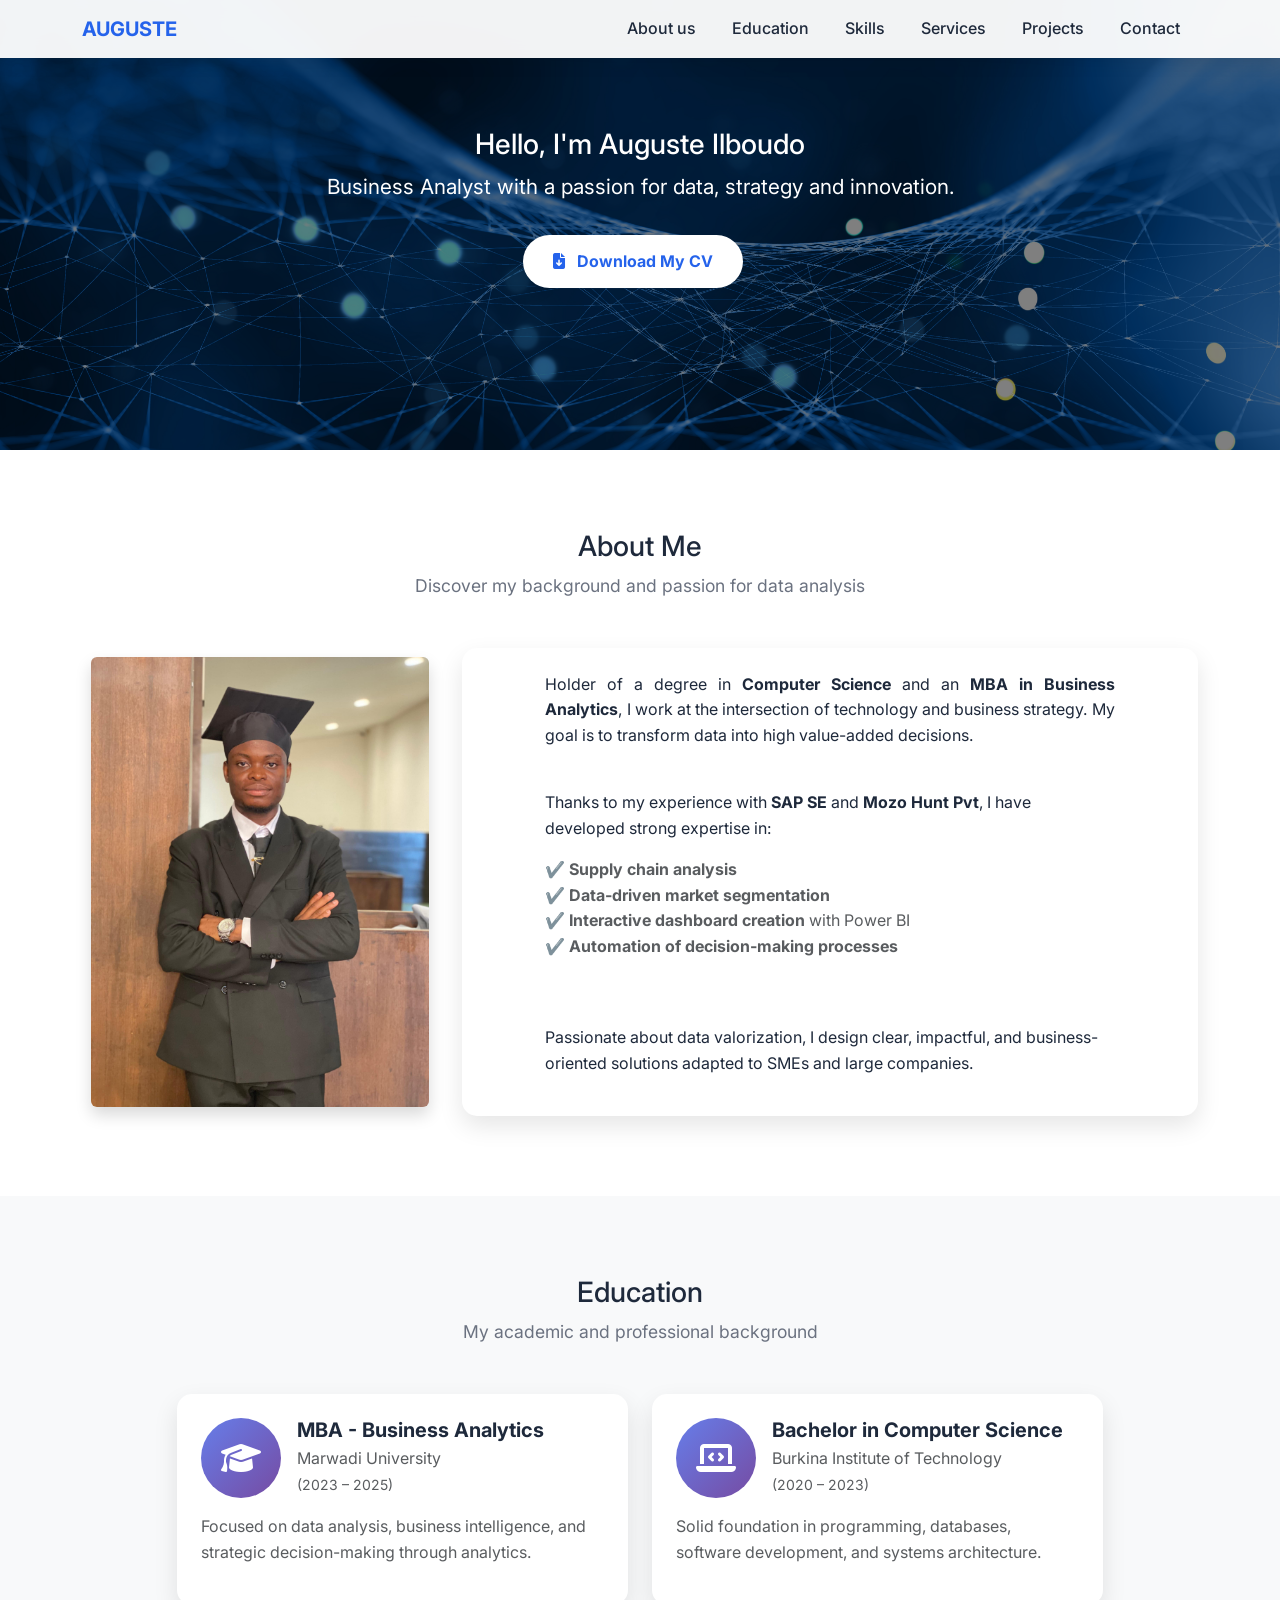
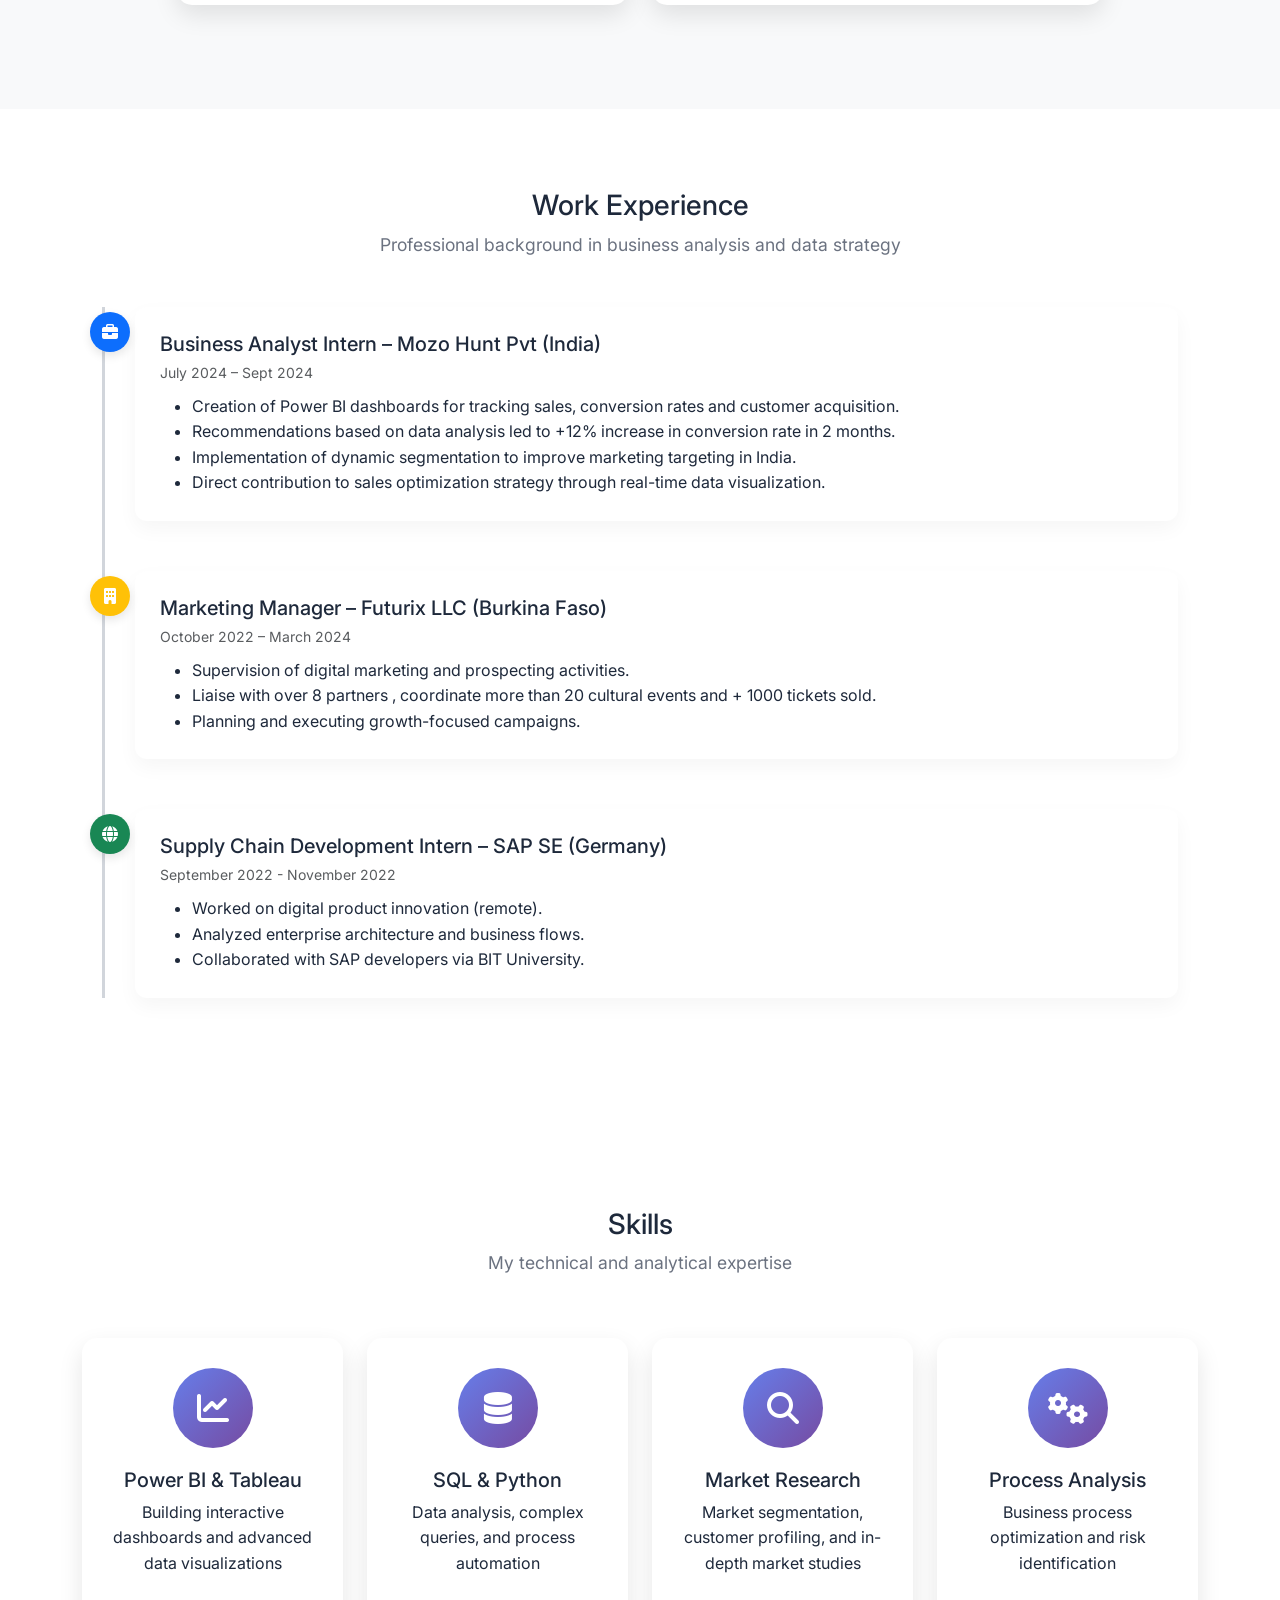
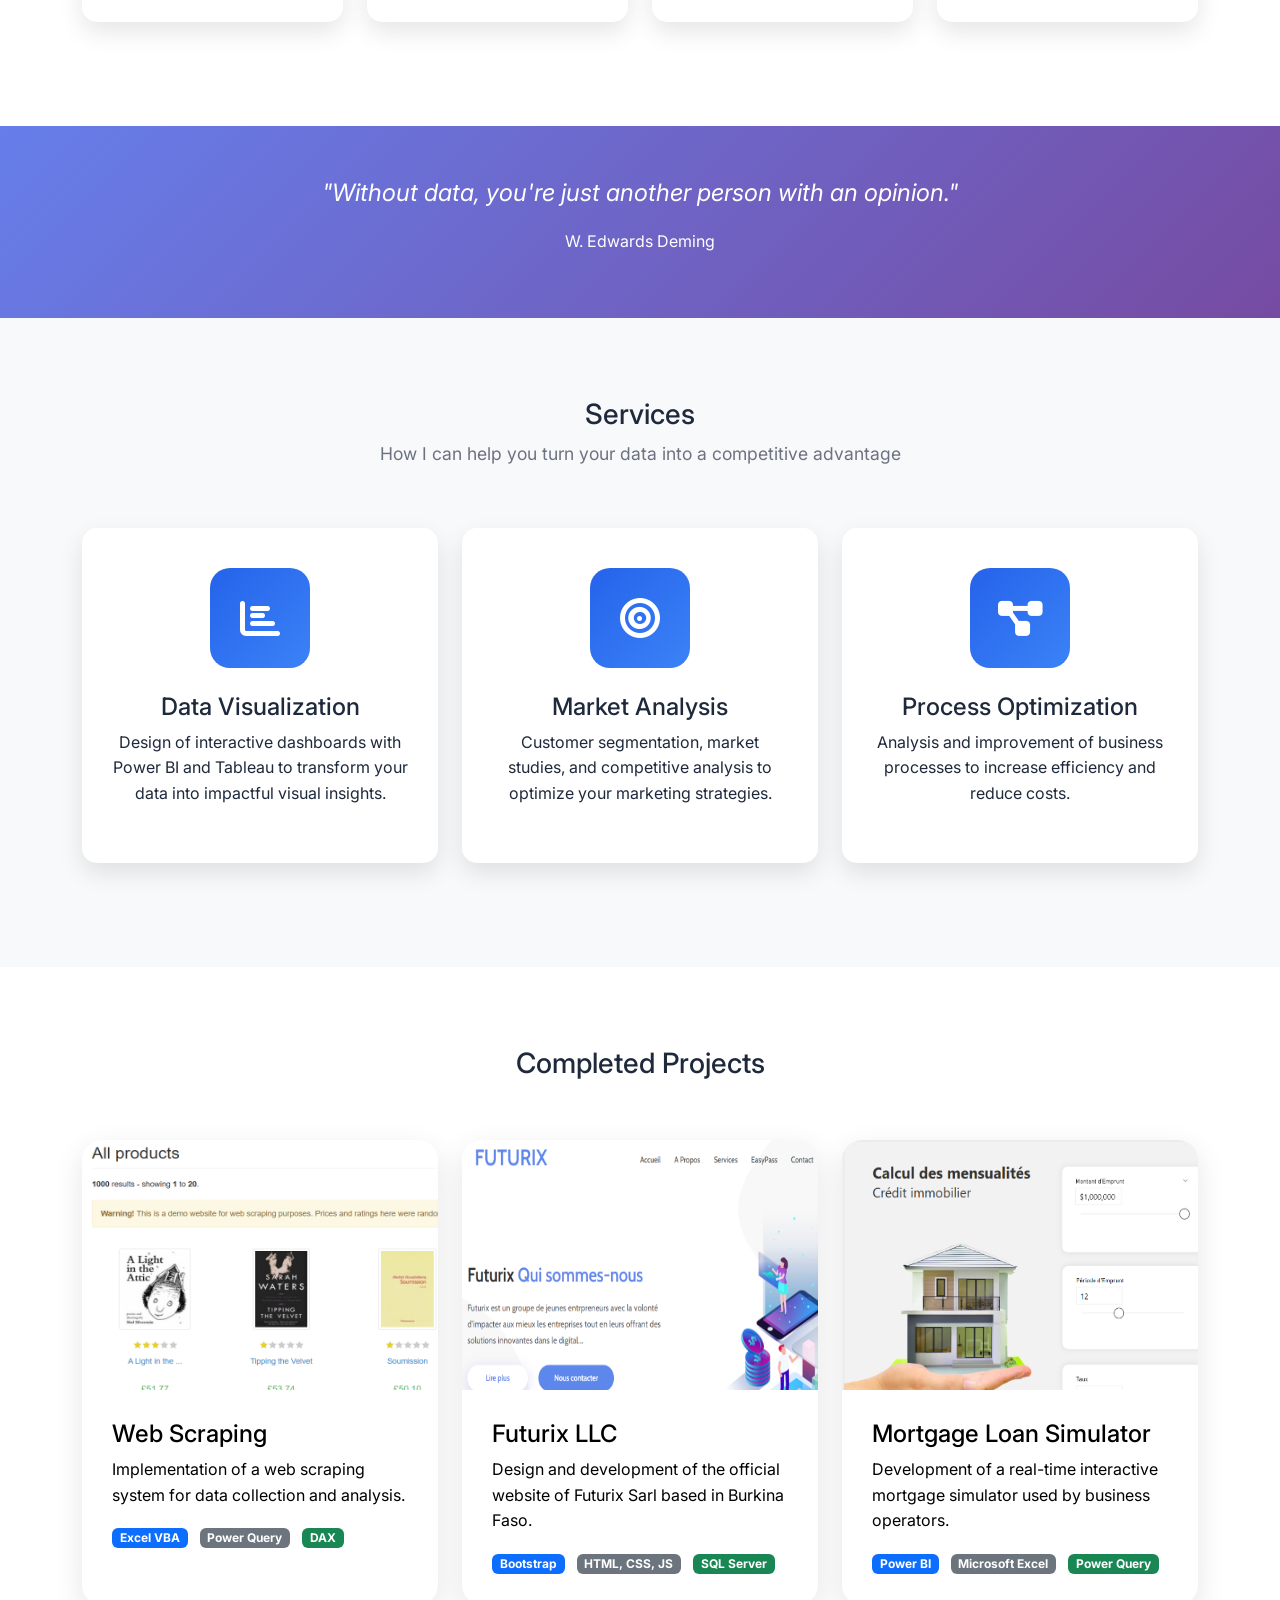
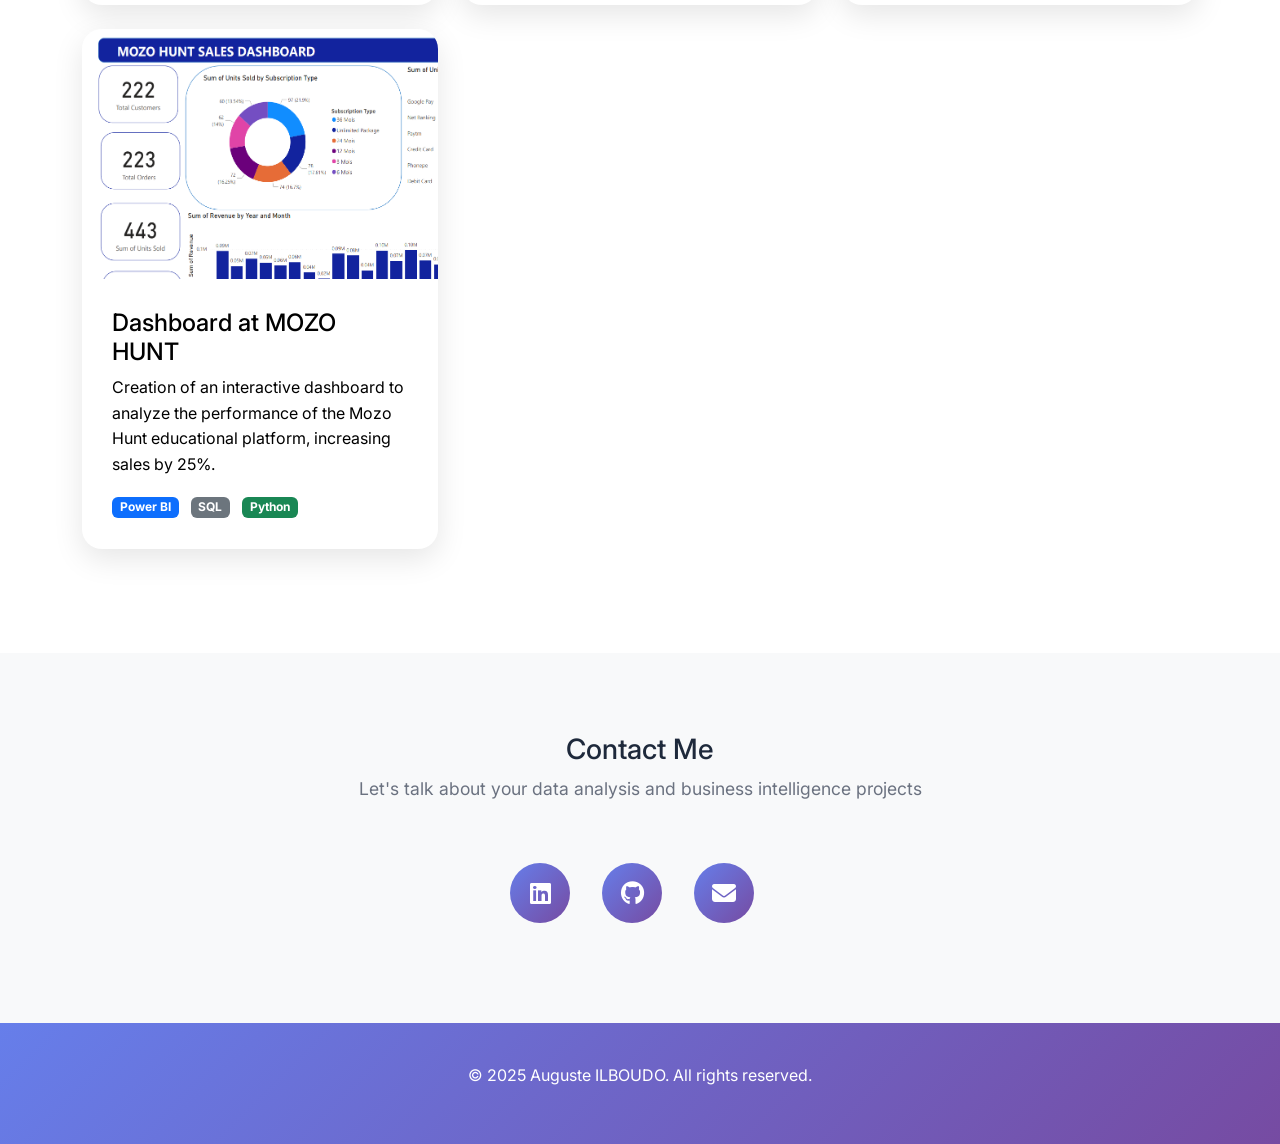
<file: index.html>
<!DOCTYPE html>
<html lang="fr">

<head>
    <meta charset="UTF-8">
    <meta name="viewport" content="width=device-width, initial-scale=1.0">
    <title>Auguste ILBOUDO - Business Analyst Portfolio</title>
    <link href="https://cdnjs.cloudflare.com/ajax/libs/bootstrap/5.3.0/css/bootstrap.min.css" rel="stylesheet">
    <link href="https://cdnjs.cloudflare.com/ajax/libs/font-awesome/6.4.0/css/all.min.css" rel="stylesheet">
    <link href="https://fonts.googleapis.com/css2?family=Inter:wght@300;400;500;600;700&display=swap" rel="stylesheet">
    <link rel="stylesheet" href="styles/main-style.css">
    <link rel="stylesheet" href="banniere-style.css">
</head>

<!-- Section Accueil -->
<header class="hero-accueil" id="accueil">
    <div class="overlay">
        <div class="hero-content">
            <br> <br> <br> <br> <br>
            <h3> Hello, I'm Auguste Ilboudo</h3>
            <p class="subtitle">Business Analyst with a passion for data, strategy and innovation.</p>
            <a href="AUGUSTE_CV.pdf" download class="btn-primary-custom">
                <i class="fas fa-file-download me-2"></i> Download My CV
            </a>
        </div>
    </div>
</header>

<body>
    <!-- Navigation -->
    <nav class="navbar navbar-expand-lg fixed-top">
        <div class="container">
            <a class="navbar-brand" href="#home" style="color: linear-gradient(135deg, #667eea, #764ba2);">AUGUSTE</a>
            <button class="navbar-toggler" type="button" data-bs-toggle="collapse" data-bs-target="#navbarNav">
                <span class="navbar-toggler-icon"></span>
            </button>
            <div class="collapse navbar-collapse" id="navbarNav">
                <ul class="navbar-nav ms-auto">
                    <li class="nav-item"><a class="nav-link" href="#about"> About us</a></li>
                    <li class="nav-item"><a class="nav-link" href="#education">Education</a></li>
                    <li class="nav-item"><a class="nav-link" href="#skills">Skills</a></li>
                    <li class="nav-item"><a class="nav-link" href="#services">Services</a></li>
                    <li class="nav-item"><a class="nav-link" href="#projects">Projects</a></li>
                    <li class="nav-item"><a class="nav-link" href="#contact">Contact</a></li>
                </ul>
            </div>
        </div>
    </nav>

    <!-- About Section -->
    <section id="about" class="section">
        <div class="container">
            <div class="section-title text-center mb-5">
                <h3>About Me</h3>
                <p>Discover my background and passion for data analysis</p>
            </div>
            <div class="row align-items-center">
                <div class="col-md-4 text-center mb-4 mb-md-0">
                    <img src="img/graduation.jpg" class="img-fluid rounded shadow" alt="Profile Photo"
                        style="max-height: 450px;">
                </div>
                <div class="col-md-8">
                    <div class="card-custom p-4">
                        <div class="row justify-content-center text-justify">
                            <div class="col-lg-10">
                                <p style="text-align: justify;">
                                    Holder of a degree in <strong>Computer Science</strong> and an <strong>MBA in
                                        Business Analytics</strong>,
                                    I work at the intersection of technology and business strategy.
                                    My goal is to transform data into high value-added decisions.
                                </p>
                            </div>
                        </div>
                        <br>
                        <div class="row justify-content-center text-justify">
                            <div class="col-lg-10">
                                <p class="mb-3">
                                    Thanks to my experience with <strong>SAP SE</strong> and <strong>Mozo Hunt
                                        Pvt</strong>, I have developed strong expertise in:
                                </p>
                                <ul class="list-unstyled text-muted">
                                    <li>✔️ <strong>Supply chain analysis</strong></li>
                                    <li>✔️ <strong>Data-driven market segmentation</strong></li>
                                    <li>✔️ <strong>Interactive dashboard creation</strong> with Power BI</li>
                                    <li>✔️ <strong>Automation of decision-making processes</strong></li>
                                </ul>
                                <br>
                                <p class="mt-4">
                                    Passionate about data valorization, I design clear, impactful, and business-oriented
                                    solutions adapted to SMEs and large companies.
                                </p>
                            </div>
                        </div>
                    </div>
                </div>
            </div>
        </div>
    </section>

    <!-- Education Section -->
    <section id="education" class="section bg-light">
        <div class="container">
            <div class="section-title text-center mb-5 fade-in">
                <h3>Education</h3>
                <p>My academic and professional background</p>
            </div>

            <div class="row justify-content-center align-items-stretch">
                <div class="col-md-6 col-lg-5 mb-4 d-flex">
                    <div class="card-custom p-4 w-100 d-flex flex-column justify-content-between text-start">
                        <div class="d-flex align-items-start mb-3">

                            <div class="skill-icons me-3">
                                <i class="fas fa-graduation-cap"></i>
                            </div>
                            <div>
                                <h5 class="mb-1 fw-bold">MBA - Business Analytics</h5>
                                <p class="text-muted mb-0">Marwadi University<br><small>(2023 – 2025)</small></p>
                            </div>
                        </div>
                        <p class="text-muted">
                            Focused on data analysis, business intelligence, and strategic decision-making through
                            analytics.
                        </p>
                    </div>
                </div>

                <div class="col-md-6 col-lg-5 mb-4 d-flex">
                    <div class="card-custom p-4 w-100 d-flex flex-column justify-content-between text-start">
                        <div class="d-flex align-items-start mb-3">
                            <div class="skill-icons me-3">
                                <i class="fas fa-laptop-code"></i>
                            </div>
                            <div>
                                <h5 class="mb-1 fw-bold">Bachelor in Computer Science</h5>
                                <p class="text-muted mb-0">Burkina Institute of Technology<br><small>(2020 –
                                        2023)</small></p>
                            </div>
                        </div>
                        <p class="text-muted">
                            Solid foundation in programming, databases, software development, and systems architecture.
                        </p>
                    </div>
                </div>
            </div>
        </div>
    </section>

    <!-- Work Experience Section -->
    <section id="experience" class="section">
        <div class="container">
            <div class="section-title text-center mb-5">
                <h3>Work Experience</h3>
                <p>Professional background in business analysis and data strategy</p>
            </div>

            <div class="timeline">
                <div class="timeline-item">
                    <div class="timeline-icon bg-primary text-white">
                        <i class="fas fa-briefcase"></i>
                    </div>
                    <div class="timeline-content card-custom">
                        <h5 class="mb-1">Business Analyst Intern – Mozo Hunt Pvt (India)</h5>
                        <small class="text-muted">July 2024 – Sept 2024</small>
                        <ul class="mt-2 mb-0">
                            <li> Creation of Power BI dashboards for tracking sales, conversion rates and customer
                                acquisition.</li>
                            <li> Recommendations based on data analysis led to +12% increase in conversion rate in 2
                                months.</li>
                            <li> Implementation of dynamic segmentation to improve marketing targeting in India.</li>
                            <li> Direct contribution to sales optimization strategy through real-time data visualization.
                            </li>
                        </ul>
                    </div>
                </div>

                <div class="timeline-item">
                    <div class="timeline-icon bg-warning text-white">
                        <i class="fas fa-building"></i>
                    </div>
                    <div class="timeline-content card-custom">
                        <h5 class="mb-1">Marketing Manager – Futurix LLC (Burkina Faso)</h5>
                        <small class="text-muted">October 2022 – March 2024</small>
                        <ul class="mt-2 mb-0">
                            <li> Supervision of digital marketing and prospecting activities. </li>
                            <li>Liaise with over 8 partners , coordinate more than 20 cultural events and + 1000
                                tickets sold.</li>
                            <li> Planning and executing growth-focused campaigns.</li>
                        </ul>
                    </div>
                </div>

                <div class="timeline-item">
                    <div class="timeline-icon bg-success text-white">
                        <i class="fas fa-globe"></i>
                    </div>
                    <div class="timeline-content card-custom">
                        <h5 class="mb-1">Supply Chain Development Intern – SAP SE (Germany)</h5>
                        <small class="text-muted">September 2022 - November 2022</small>
                        <ul class="mt-2 mb-0">
                            <li>Worked on digital product innovation (remote).</li>
                            <li>Analyzed enterprise architecture and business flows.</li>
                            <li>Collaborated with SAP developers via BIT University.</li>
                        </ul>
                    </div>
                </div>
            </div>
        </div>
    </section>



    <!-- Skills Section -->
    <section id="skills" class="section">
        <div class="container">
            <div class="section-title fade-in">
                <h3>Skills</h3>
                <p>My technical and analytical expertise</p>
            </div>
            <div class="row">
                <div class="col-lg-3 col-md-6 mb-4 fade-in">
                    <div class="card-custom skill-item">
                        <div class="skill-icon">
                            <i class="fas fa-chart-line"></i>
                        </div>
                        <h5>Power BI & Tableau</h5>
                        <p>Building interactive dashboards and advanced data visualizations</p>
                    </div>
                </div>
                <div class="col-lg-3 col-md-6 mb-4 fade-in">
                    <div class="card-custom skill-item">
                        <div class="skill-icon">
                            <i class="fas fa-database"></i>
                        </div>
                        <h5>SQL & Python</h5>
                        <p>Data analysis, complex queries, and process automation</p>
                    </div>
                </div>
                <div class="col-lg-3 col-md-6 mb-4 fade-in">
                    <div class="card-custom skill-item">
                        <div class="skill-icon">
                            <i class="fas fa-search"></i>
                        </div>
                        <h5>Market Research</h5>
                        <p>Market segmentation, customer profiling, and in-depth market studies</p>
                    </div>
                </div>
                <div class="col-lg-3 col-md-6 mb-4 fade-in">
                    <div class="card-custom skill-item">
                        <div class="skill-icon">
                            <i class="fas fa-cogs"></i>
                        </div>
                        <h5>Process Analysis</h5>
                        <p>Business process optimization and risk identification</p>
                    </div>
                </div>
            </div>
        </div>
    </section>

    <!-- Quote Banner -->
    <div class="bg-primary text-white text-center py-5 px-3"
        style="background: linear-gradient(135deg, #667eea, #764ba2);">
        <div class="container">
            <p class="fs-4 fst-italic">"Without data, you're just another person with an opinion."</p>
            <p>W. Edwards Deming</p>
        </div>
    </div>



    <!-- Services Section -->
    <section id="services" class="section bg-light">
        <div class="container">
            <div class="section-title fade-in">
                <h3>Services</h3>
                <p>How I can help you turn your data into a competitive advantage</p>
            </div>
            <div class="row">
                <div class="col-lg-4 col-md-6 mb-4 fade-in">
                    <div class="card-custom service-card">
                        <div class="service-icon">
                            <i class="fas fa-chart-bar"></i>
                        </div>
                        <h4>Data Visualization</h4>
                        <p>Design of interactive dashboards with Power BI and Tableau to transform your data into
                            impactful visual insights.</p>
                    </div>
                </div>
                <div class="col-lg-4 col-md-6 mb-4 fade-in">
                    <div class="card-custom service-card">
                        <div class="service-icon">
                            <i class="fas fa-bullseye"></i>
                        </div>
                        <h4>Market Analysis</h4>
                        <p>Customer segmentation, market studies, and competitive analysis to optimize your marketing
                            strategies.</p>
                    </div>
                </div>
                <div class="col-lg-4 col-md-6 mb-4 fade-in">
                    <div class="card-custom service-card">
                        <div class="service-icon">
                            <i class="fas fa-project-diagram"></i>
                        </div>
                        <h4>Process Optimization</h4>
                        <p>Analysis and improvement of business processes to increase efficiency and reduce costs.</p>
                    </div>
                </div>
            </div>
        </div>
    </section>

    <!-- Projects Section -->
    <section id="projects" class="section projects">
        <div class="container">
            <div class="section-title fade-in">
                <h3>Completed Projects</h3>
            </div>
            <div class="row">
                <div class="col-lg-4 col-md-6 mb-4">
                    <a href="projet.html" style="text-decoration: none; color: black;">
                        <div class="project-card fade-in">
                            <div class="project-img">
                                <div>
                                    <img src="img/scraping.png" alt="" style="width: 516px; height: 312px;">
                                </div>
                            </div>
                            <div class="project-content">
                                <h4>Web Scraping</h4>
                                <p>Implementation of a web scraping system for data collection and analysis.</p>
                                <div class="mt-3">
                                    <span class="badge bg-primary me-2">Excel VBA</span>
                                    <span class="badge bg-secondary me-2">Power Query</span>
                                    <span class="badge bg-success">DAX</span>
                                </div>
                            </div>
                        </div>
                    </a>
                </div>
                <div class="col-lg-4 col-md-6 mb-4">
                    <a href="https://futurix.xyz/index.html" style="text-decoration: none; color: black;">
                        <div class="project-card fade-in">
                            <div class="project-img">
                                <div>
                                    <img src="img/futurix.png" alt="" style="width: 516px; height: 312px;">
                                </div>
                            </div>
                            <div class="project-content">
                                <h4>Futurix LLC</h4>
                                <p>Design and development of the official website of Futurix Sarl based in Burkina Faso.
                                </p>
                                <div class="mt-3">
                                    <span class="badge bg-primary me-2">Bootstrap</span>
                                    <span class="badge bg-secondary me-2">HTML, CSS, JS</span>
                                    <span class="badge bg-success">SQL Server</span>
                                </div>
                            </div>
                        </div>
                    </a>
                </div>
                <div class="col-lg-4 col-md-6 mb-4">
                    <a href="simulateur.html" style="text-decoration: none; color: black;">
                        <div class="project-card fade-in">
                            <div class="project-img">
                                <div>
                                    <img src="img/immo.png" alt="" style="width: 516px; height: 312px;">
                                </div>
                            </div>
                            <div class="project-content">
                                <h4>Mortgage Loan Simulator</h4>
                                <p>Development of a real-time interactive mortgage simulator used by business operators.
                                </p>
                                <div class="mt-3">
                                    <span class="badge bg-primary me-2">Power BI</span>
                                    <span class="badge bg-secondary me-2">Microsoft Excel</span>
                                    <span class="badge bg-success">Power Query</span>
                                </div>
                            </div>
                        </div>
                    </a>
                </div>
                <div class="col-lg-4 col-md-6 mb-4">
                    <a href="mozo.html" style="text-decoration: none; color: black;">
                        <div class="project-card fade-in">
                            <div class="project-img">
                                <div>
                                    <img src="img/report.png" alt="" style="width: 516px; height: 312px;">
                                </div>
                            </div>
                            <div class="project-content">
                                <h4>Dashboard at MOZO HUNT</h4>
                                <p>Creation of an interactive dashboard to analyze the performance of the Mozo Hunt
                                    educational platform, increasing sales by 25%.</p>
                                <div class="mt-3">
                                    <span class="badge bg-primary me-2">Power BI</span>
                                    <span class="badge bg-secondary me-2">SQL</span>
                                    <span class="badge bg-success">Python</span>
                                </div>
                            </div>
                        </div>
                    </a>
                </div>
            </div>
        </div>
    </section>

    <!-- Contact Section -->
    <section id="contact" class="section bg-light">
        <div class="container">
            <div class="section-title fade-in">
                <h3>Contact Me</h3>
                <p>Let's talk about your data analysis and business intelligence projects</p>
            </div>
            <div class="row justify-content-center">
                <div class="col-auto">
                    <div class="d-flex gap-3">
                        <a href="https://www.linkedin.com/in/auguste-ilboudo" class="social-icon"
                            style="text-decoration: none;"><i class="skill-icon me-3 fab fa-linkedin"
                                style="width: 60px; height: 60px; font-size: 1.5rem;"></i></a>

                        <a href="https://github.com/ILBOUDO-hub" class="social-icon" style="text-decoration: none;"><i
                                class="skill-icon me-3 fab fa-github"
                                style="width: 60px; height: 60px; font-size: 1.5rem;"></i></a>

                        <a href="mailto:auguste.ilboudo12@gmail.com?subject=Demande%20de%20collaboration&body=Bonjour%20Auguste%2C%0A%0AJe%20viens%20de%20visiter%20votre%20portfolio%20et%20je%20souhaite%20en%20savoir%20plus%20sur%20vos%20compétences.%0A%0ACordialement%2C"
                            class="social-icon" style="text-decoration: none;">
                            <i class="skill-icon me-3 fas fa-envelope"
                                style="width: 60px; height: 60px; font-size: 1.5rem;"></i>
                        </a>

                    </div>
                </div>
            </div>
        </div>
    </section>

    <!-- Footer -->
    <footer style="background: linear-gradient(135deg, #667eea, #764ba2);">
        <div class="container">
            <p>&copy; 2025 Auguste ILBOUDO. All rights reserved.</p>
        </div>
    </footer>



    <script src="https://cdnjs.cloudflare.com/ajax/libs/bootstrap/5.3.0/js/bootstrap.bundle.min.js"></script>
    <script>
        // Smooth scrolling
        document.querySelectorAll('a[href^="#"]').forEach(anchor => {
            anchor.addEventListener('click', function (e) {
                e.preventDefault();
                const target = document.querySelector(this.getAttribute('href'));
                if (target) {
                    target.scrollIntoView({
                        behavior: 'smooth',
                        block: 'start'
                    });
                }
            });
        });

        // Navbar transparency on scroll
        window.addEventListener('scroll', function () {
            const navbar = document.querySelector('.navbar');
            if (window.scrollY > 50) {
                navbar.style.background = 'rgba(255,255,255,0.98)';
            } else {
                navbar.style.background = 'rgba(255,255,255,0.95)';
            }
        });

        // Fade in animation on scroll
        const observerOptions = {
            threshold: 0.1,
            rootMargin: '0px 0px -50px 0px'
        };

        const observer = new IntersectionObserver(function (entries) {
            entries.forEach(entry => {
                if (entry.isIntersecting) {
                    entry.target.classList.add('visible');
                }
            });
        }, observerOptions);

        document.querySelectorAll('.fade-in').forEach(el => {
            observer.observe(el);
        });

        // Dynamic typing effect for hero subtitle
        const subtitle = document.querySelector('.hero .subtitle');
        const titles = [
            'Business Analyst & Data Specialist',
            'Expert en Visualisation de Données',
            'Consultant en Intelligence d\'Affaires',
            'Spécialiste Power BI & Tableau'
        ];

        let titleIndex = 0;
        let charIndex = 0;
        let isDeleting = false;

        function typeEffect() {
            const currentTitle = titles[titleIndex];

            if (isDeleting) {
                subtitle.textContent = currentTitle.substring(0, charIndex - 1);
                charIndex--;
            } else {
                subtitle.textContent = currentTitle.substring(0, charIndex + 1);
                charIndex++;
            }

            if (!isDeleting && charIndex === currentTitle.length) {
                isDeleting = true;
                setTimeout(typeEffect, 2000);
            } else if (isDeleting && charIndex === 0) {
                isDeleting = false;
                titleIndex = (titleIndex + 1) % titles.length;
                setTimeout(typeEffect, 500);
            } else {
                setTimeout(typeEffect, isDeleting ? 50 : 100);
            }
        }

        // Start typing effect after initial animation
        setTimeout(typeEffect, 3000);

        // Parallax effect for hero section
        window.addEventListener('scroll', function () {
            const scrolled = window.pageYOffset;
            const hero = document.querySelector('.hero');
            if (hero) {
                hero.style.transform = `translateY(${scrolled * 0.5}px)`;
            }
        });

        // Counter animation for stats (if needed)
        function animateCounter(element, target) {
            let current = 0;
            const increment = target / 100;
            const timer = setInterval(() => {
                current += increment;
                element.textContent = Math.floor(current);
                if (current >= target) {
                    element.textContent = target;
                    clearInterval(timer);
                }
            }, 20);
        }

        // Add hover effects to project cards
        document.querySelectorAll('.project-card').forEach(card => {
            card.addEventListener('mouseenter', function () {
                this.style.transform = 'translateY(-15px) scale(1.02)';
            });

            card.addEventListener('mouseleave', function () {
                this.style.transform = 'translateY(-10px) scale(1)';
            });
        });

        // Add click to copy contact info
        document.querySelectorAll('.contact-item a').forEach(link => {
            link.addEventListener('click', function (e) {
                if (this.href.startsWith('mailto:') || this.href.startsWith('tel:')) {
                    return; // Allow normal behavior for email and phone links
                }

                e.preventDefault();
                const text = this.textContent;
                navigator.clipboard.writeText(text).then(() => {
                    // Show copied notification
                    const notification = document.createElement('div');
                    notification.textContent = 'Copié!';
                    notification.style.cssText = `
                        position: fixed;
                        top: 20px;
                        right: 20px;
                        background: var(--primary-color);
                        color: white;
                        padding: 10px 20px;
                        border-radius: 5px;
                        z-index: 1000;
                        animation: fadeInOut 2s ease-in-out;
                    `;
                    document.body.appendChild(notification);
                    setTimeout(() => notification.remove(), 2000);
                });
            });
        });

        // Add CSS for notification animation
        const style = document.createElement('style');
        style.textContent = `
            @keyframes fadeInOut {
                0%, 100% { opacity: 0; transform: translateX(100px); }
                20%, 80% { opacity: 1; transform: translateX(0); }
            }
        `;
        document.head.appendChild(style);
    </script>
</body>

</html>
</file>
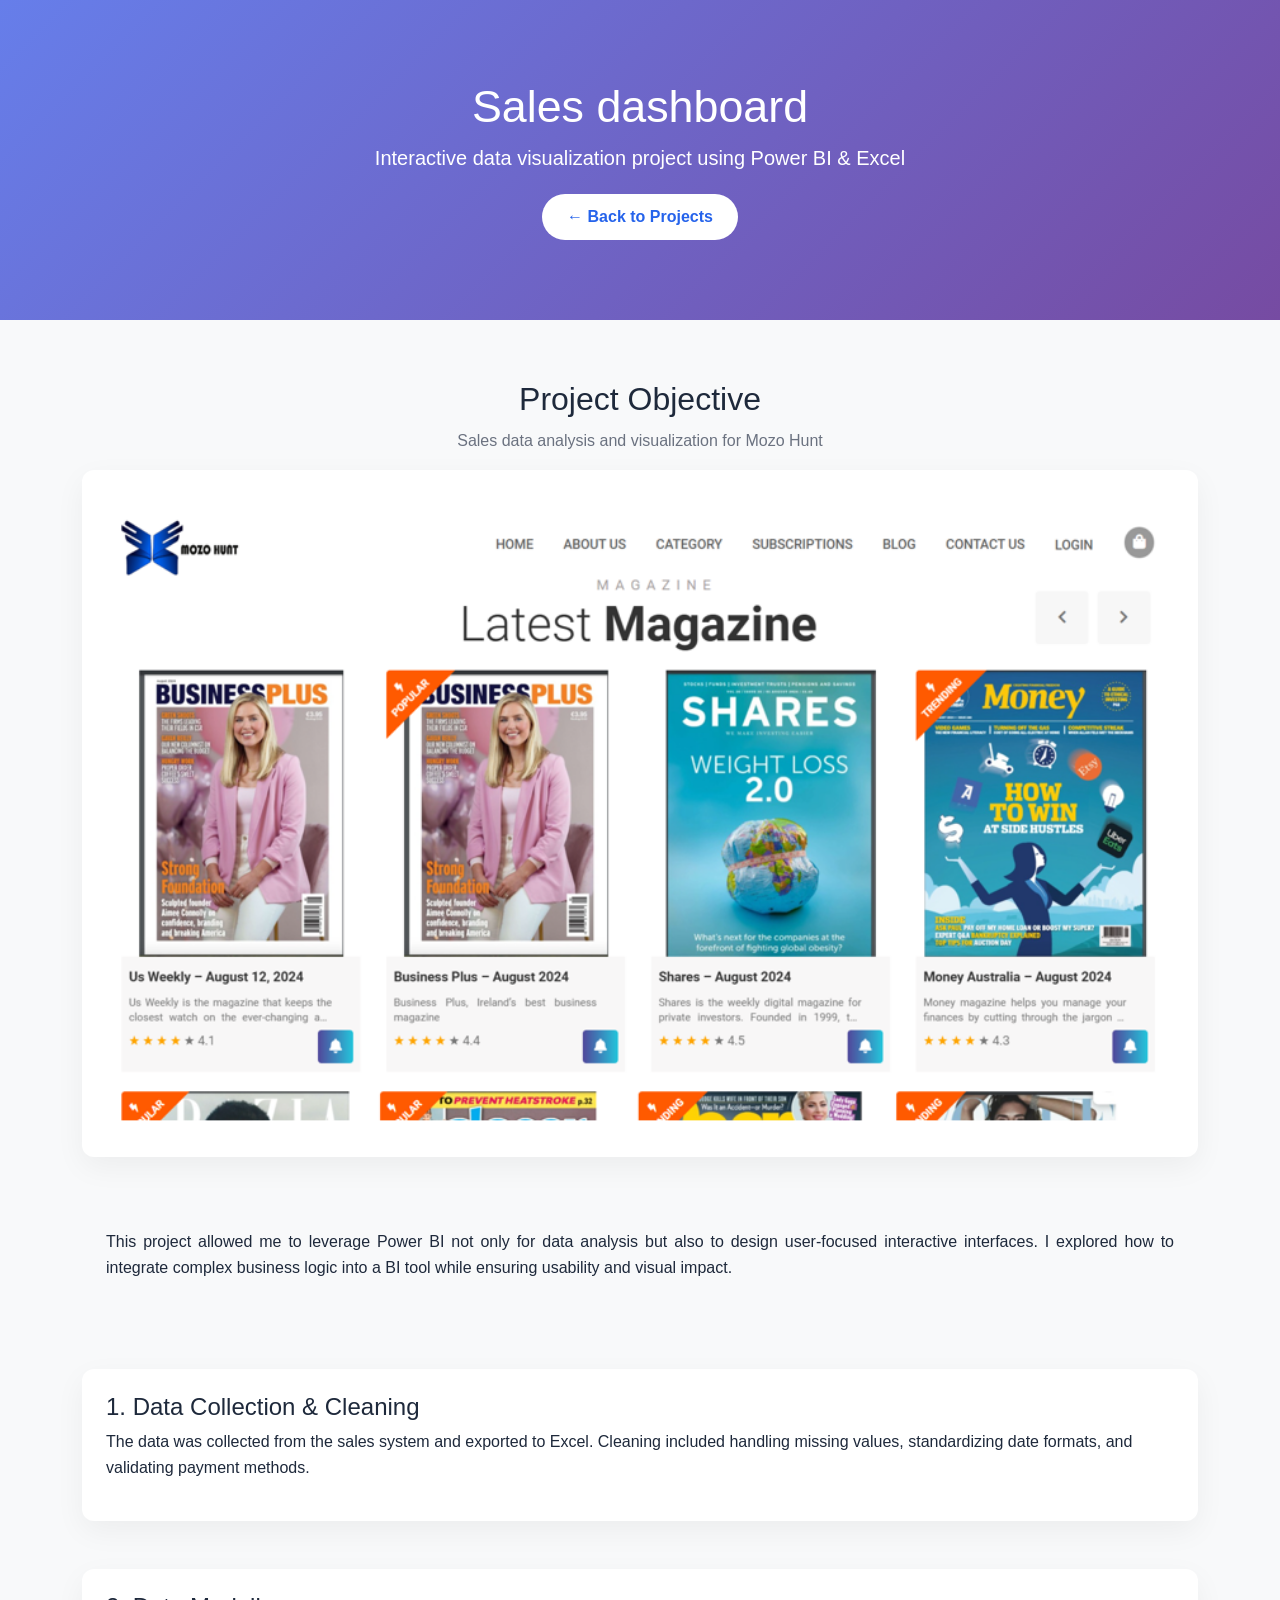
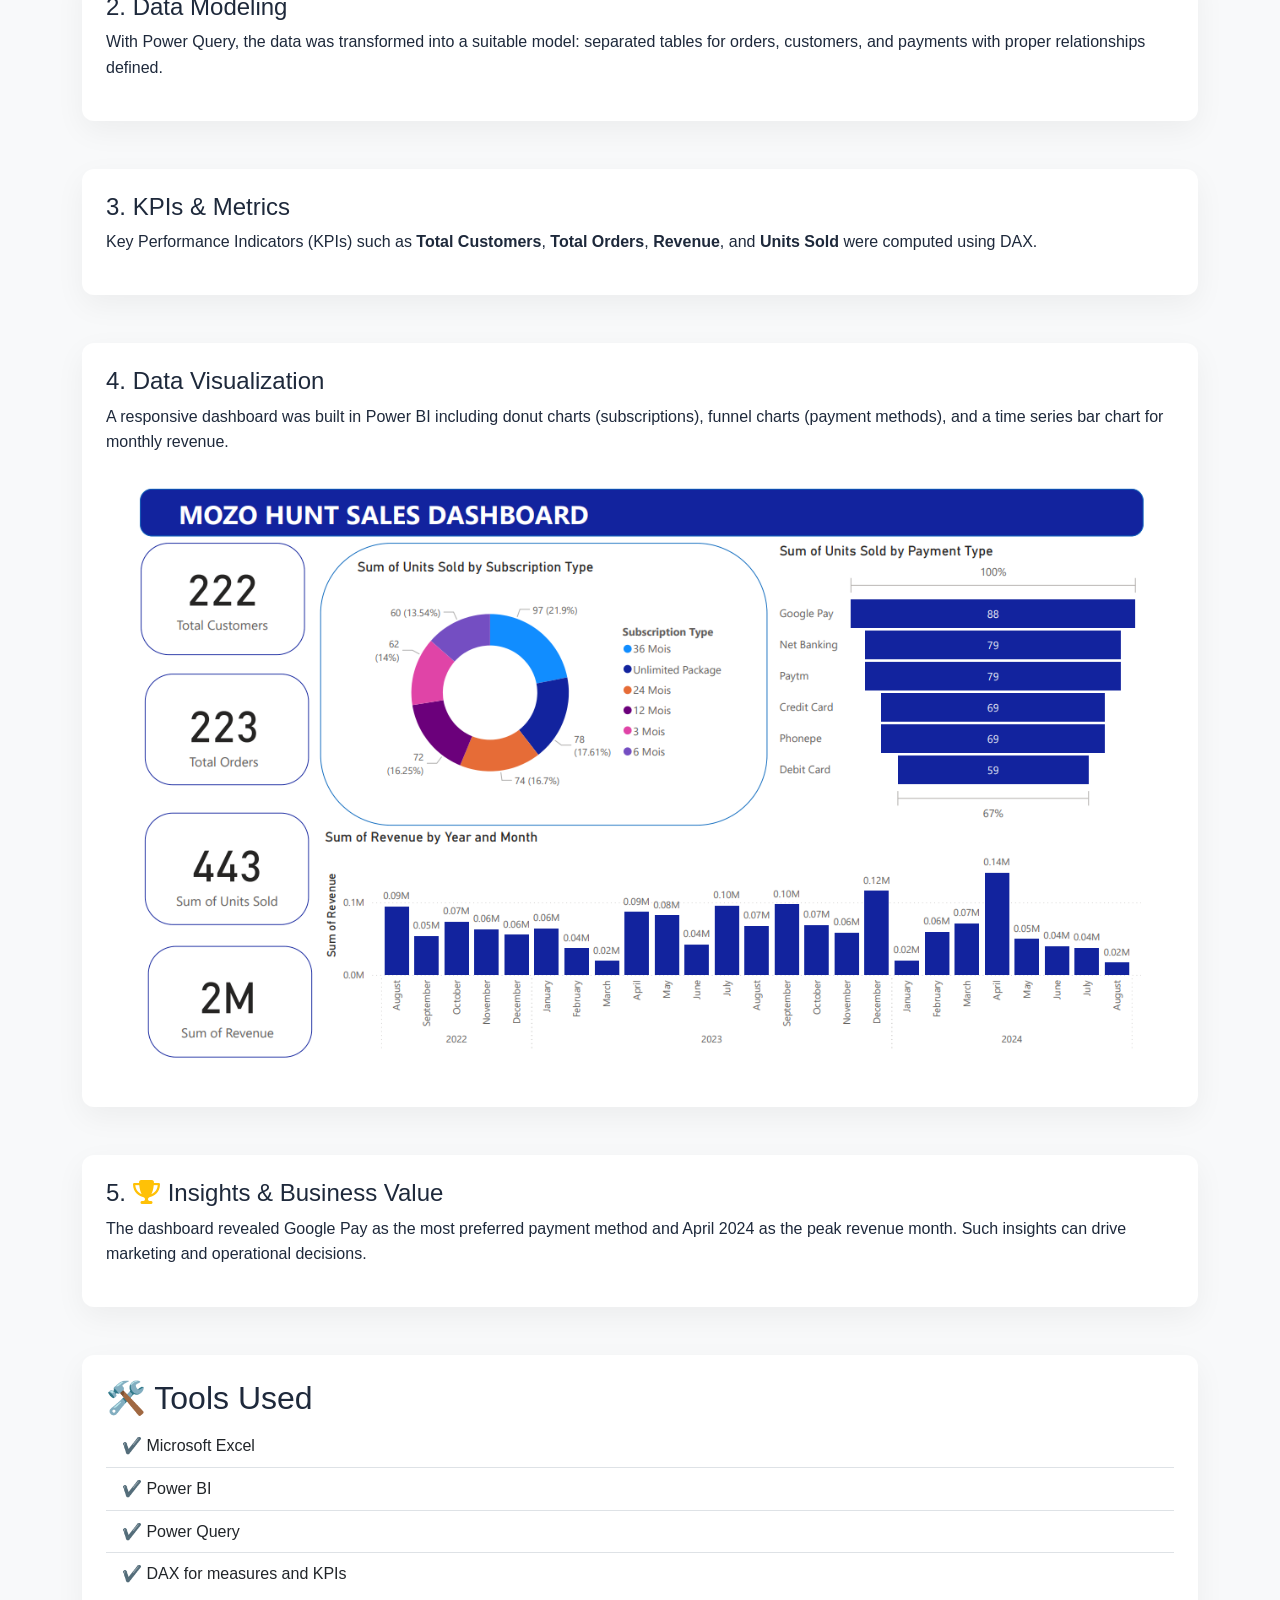
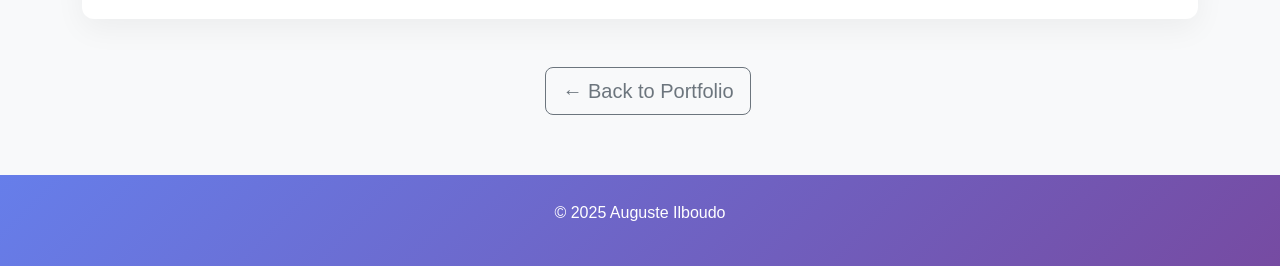
<file: mozo.html>
<!DOCTYPE html>
<html lang="en">

<head>
    <meta charset="UTF-8">
    <meta name="viewport" content="width=device-width, initial-scale=1.0">
    <title>Project – Mortgage Loan Simulator</title>
    <link href="https://cdn.jsdelivr.net/npm/bootstrap@5.3.2/dist/css/bootstrap.min.css" rel="stylesheet">
    <link rel="stylesheet" href="https://cdnjs.cloudflare.com/ajax/libs/font-awesome/6.4.0/css/all.min.css">
    <style>
        body {
            font-family: 'Segoe UI', sans-serif;
            background-color: #f8f9fa;
            color: #1e293b;
            line-height: 1.6;
        }

        a {
            text-decoration: none;
        }

        .hero {
            background: linear-gradient(135deg, #667eea, #764ba2);
            color: white;
            padding: 80px 20px;
            text-align: center;
        }

        .hero h1 {
            font-size: 2.8rem;
        }

        .hero p {
            font-size: 1.25rem;
            margin-bottom: 20px;
        }

        .btn-primary-custom {
            background-color: white;
            color: #2563eb;
            border-radius: 50px;
            padding: 10px 24px;
            font-weight: bold;
            transition: all 0.3s ease;
        }

        .btn-primary-custom:hover {
            background-color: #f0f0f0;
        }

        .section {
            padding: 60px 20px;
        }

        .section-title h2 {
            font-size: 2rem;
            text-align: center;
            margin-bottom: 10px;
        }

        .section-title p {
            text-align: center;
            color: #6b7280;
        }

        .container {
            max-width: 1140px;
            margin: auto;
        }

        .card-custom {
            background: white;
            padding: 30px;
            border-radius: 12px;
            box-shadow: 0 10px 30px rgba(0, 0, 0, 0.05);
            margin-bottom: 30px;
        }

        .illustration-img {
            border-radius: 12px;
            width: 100%;
            height: auto;
            object-fit: cover;
        }

        footer {
            background: #1e293b;
            color: white;
            text-align: center;
            padding: 25px 10px;
        }
    </style>
</head>

<body>
    <header class="hero">
        <h1>Sales dashboard</h1>
        <p>Interactive data visualization project using Power BI & Excel</p>
        <a href="index.html" class="btn btn-primary-custom">← Back to Projects</a>
    </header>

    <body>
        <section class="section bg-light">
            <div class="container">
                <div class="section-title text-center">
                    <h2>Project Objective</h2>
                    <p>Sales data analysis and visualization for Mozo Hunt</p>
                </div>

                <div class="card-custom p-4 mb-5">
                    <img src="img/hunt.png" alt="" class="illustration-img mt-2">
                </div>

                <div class="p-4 mb-5">
                    <p style="text-align: justify;">
                        This project allowed me to leverage Power BI not only for data analysis but also to design
                        user-focused interactive interfaces. I explored how to integrate complex business logic into a
                        BI
                        tool while ensuring usability and visual impact.
                    </p>
                </div>

                <div class="card-custom p-4 mb-5">
                    <h4>1. Data Collection & Cleaning</h4>
                    <p>
                        The data was collected from the sales system and exported to Excel. Cleaning included handling
                        missing values, standardizing date formats, and validating payment methods.
                    </p>
                </div>

                <div class="card-custom p-4 mb-5">
                    <h4>2. Data Modeling</h4>
                    <p>
                        With Power Query, the data was transformed into a suitable model: separated tables for orders,
                        customers, and payments with proper relationships defined.
                    </p>
                </div>

                <div class="card-custom p-4 mb-5">
                    <h4>3. KPIs & Metrics</h4>
                    <p>
                        Key Performance Indicators (KPIs) such as <strong>Total Customers</strong>, <strong>Total
                            Orders</strong>, <strong>Revenue</strong>, and <strong>Units Sold</strong> were computed
                        using
                        DAX.
                    </p>
                </div>

                <div class="card-custom p-4 mb-5">
                    <h4>4. Data Visualization</h4>
                    <p>
                        A responsive dashboard was built in Power BI including donut charts (subscriptions), funnel
                        charts
                        (payment methods), and a time series bar chart for monthly revenue.
                    </p>
                    <img src="img/report.png" alt="Dashboard Illustration" class="img-fluid">
                </div>

                <div class="card-custom p-4 mb-5">
                    <h4>5. <i class="fas fa-trophy me-2 text-warning"></i>Insights & Business Value</h4>
                    <p>
                        The dashboard revealed Google Pay as the most preferred payment method and April 2024 as the
                        peak
                        revenue month. Such insights can drive marketing and operational decisions.
                    </p>
                </div>

                <div class="card-custom p-4 mb-5">
                    <h2 class="section-title"> 🛠️ Tools Used</h2>
                    <ul class="list-group list-group-flush">
                        <li class="list-group-item">✔️ Microsoft Excel</li>
                        <li class="list-group-item">✔️ Power BI</li>
                        <li class="list-group-item">✔️ Power Query</li>
                        <li class="list-group-item">✔️ DAX for measures and KPIs</li>
                    </ul>
                </div>
            </div>

            <div class="text-center mt-5">
                <a href="index.html" class="btn btn-outline-secondary btn-lg ms-3">← Back to Portfolio</a>
            </div>
            </div>
        </section>

        <footer style="background: linear-gradient(135deg, #667eea, #764ba2);">
            <p>&copy; 2025 Auguste Ilboudo</p>
        </footer>

        <script src="https://cdn.jsdelivr.net/npm/bootstrap@5.3.2/dist/js/bootstrap.bundle.min.js"></script>
    </body>

</html>
</file>
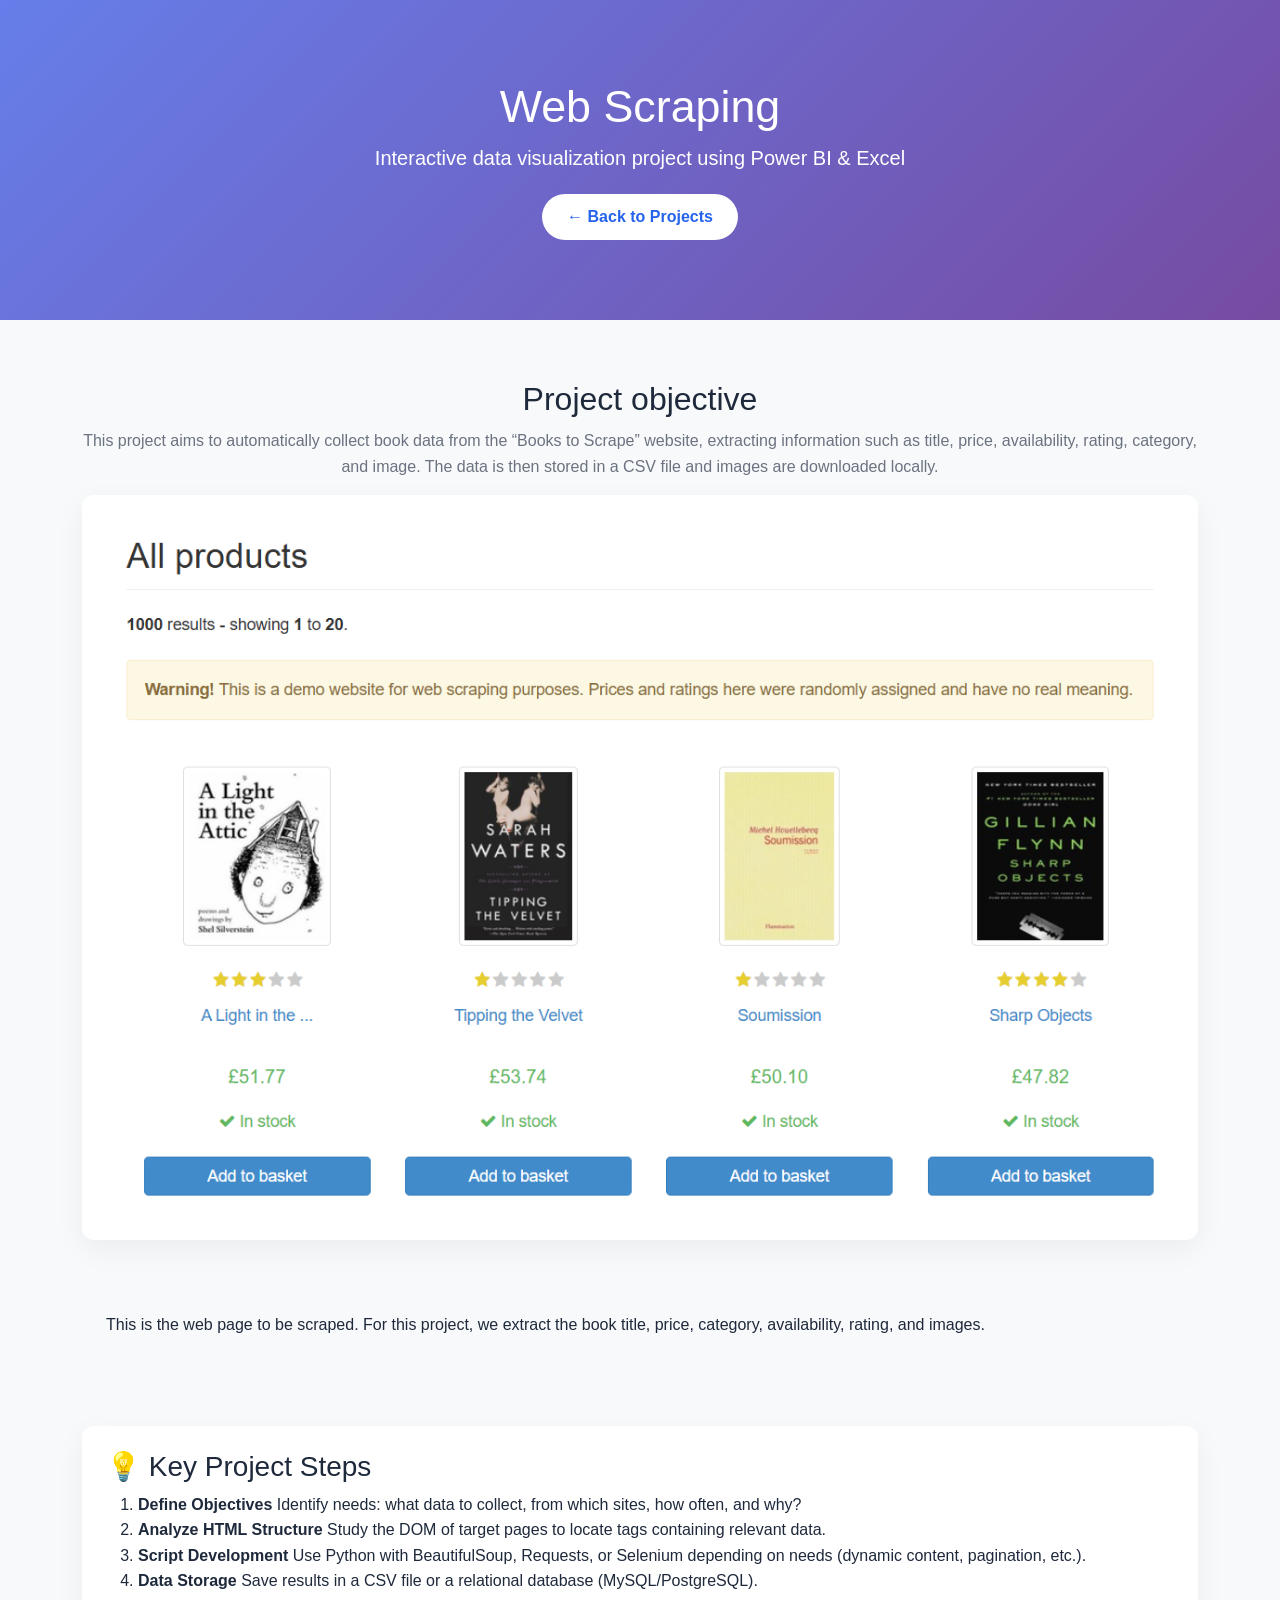
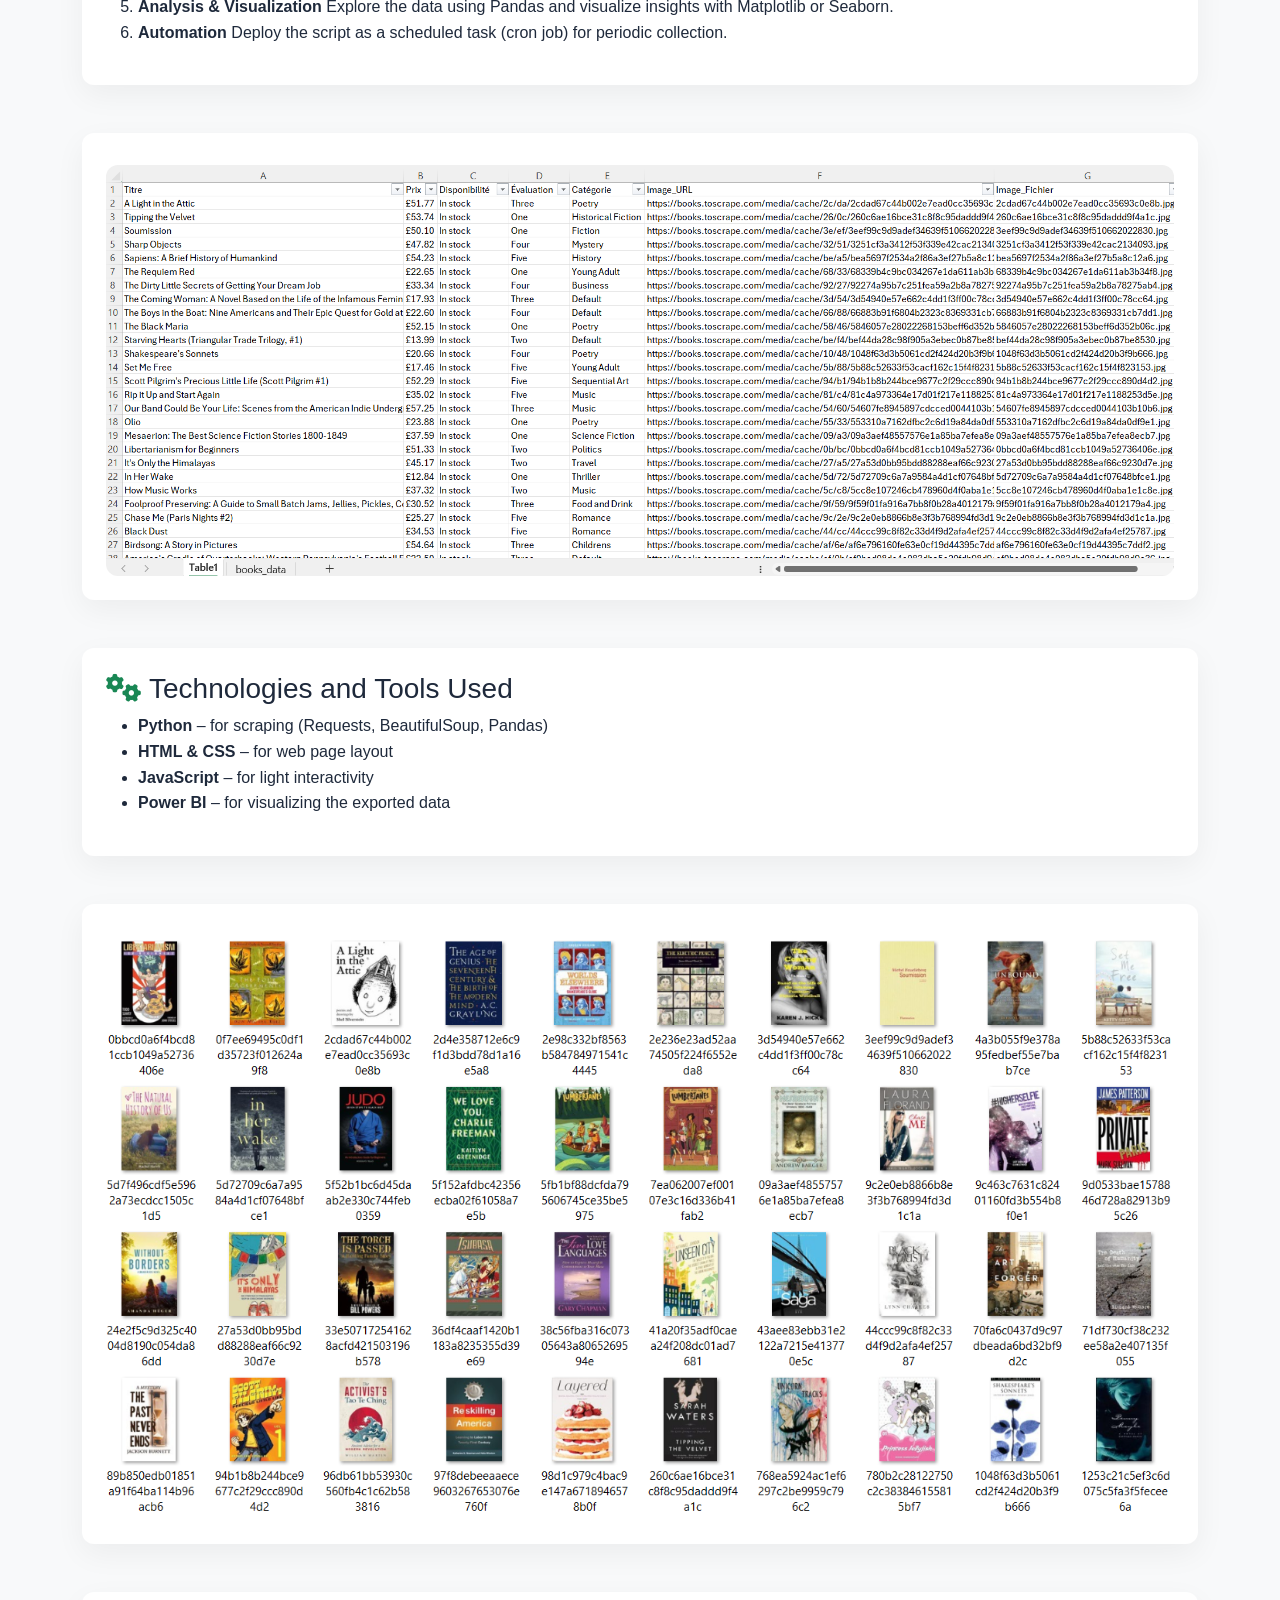
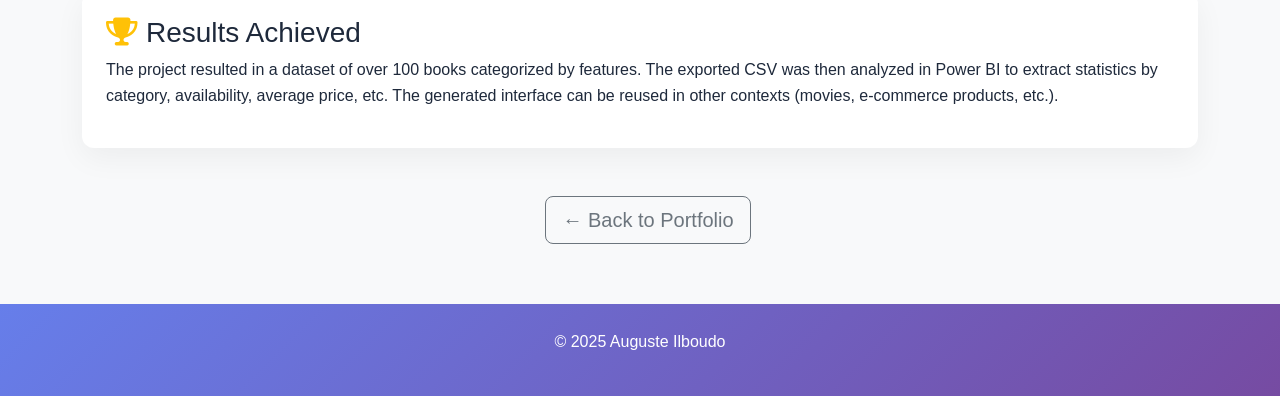
<file: projet.html>
<!DOCTYPE html>
<html lang="en">

<head>
    <meta charset="UTF-8">
    <meta name="viewport" content="width=device-width, initial-scale=1.0">
    <title>Project – Mortgage Loan Simulator</title>
    <link href="https://cdn.jsdelivr.net/npm/bootstrap@5.3.2/dist/css/bootstrap.min.css" rel="stylesheet">
    <link rel="stylesheet" href="https://cdnjs.cloudflare.com/ajax/libs/font-awesome/6.4.0/css/all.min.css">
    <style>
        body {
            font-family: 'Segoe UI', sans-serif;
            background-color: #f8f9fa;
            color: #1e293b;
            line-height: 1.6;
        }

        a {
            text-decoration: none;
        }

        .hero {
            background: linear-gradient(135deg, #667eea, #764ba2);
            color: white;
            padding: 80px 20px;
            text-align: center;
        }

        .hero h1 {
            font-size: 2.8rem;
        }

        .hero p {
            font-size: 1.25rem;
            margin-bottom: 20px;
        }

        .btn-primary-custom {
            background-color: white;
            color: #2563eb;
            border-radius: 50px;
            padding: 10px 24px;
            font-weight: bold;
            transition: all 0.3s ease;
        }

        .btn-primary-custom:hover {
            background-color: #f0f0f0;
        }

        .section {
            padding: 60px 20px;
        }

        .section-title h2 {
            font-size: 2rem;
            text-align: center;
            margin-bottom: 10px;
        }

        .section-title p {
            text-align: center;
            color: #6b7280;
        }

        .container {
            max-width: 1140px;
            margin: auto;
        }

        .card-custom {
            background: white;
            padding: 30px;
            border-radius: 12px;
            box-shadow: 0 10px 30px rgba(0, 0, 0, 0.05);
            margin-bottom: 30px;
        }

        .illustration-img {
            border-radius: 12px;
            width: 100%;
            height: auto;
            object-fit: cover;
        }

        footer {
            background: #1e293b;
            color: white;
            text-align: center;
            padding: 25px 10px;
        }
    </style>
</head>

<body>
    <header class="hero">
        <h1>Web Scraping</h1>
        <p>Interactive data visualization project using Power BI & Excel</p>
        <a href="index.html" class="btn btn-primary-custom">← Back to Projects</a>
    </header>

    <section class="section bg-light">
        <div class="container">
            <div class="section-title text-center">
                <h2>Project objective</h2>
                <p>This project aims to automatically collect book data from the “Books to Scrape” website, extracting
                    information such as title, price, availability, rating, category, and image. The data is then
                    stored in a CSV file and images are downloaded locally.</p>
            </div>

            <div class="card-custom p-4 mb-5">
                <img src="img/scraping.png" alt="" class="illustration-img mt-2">
            </div>

            <div class="p-4 mb-5">
                <p>
                    This is the web page to be scraped. For this project, we extract the book title, price, category,
                    availability, rating, and images.
                </p>
            </div>

            <div class="card-custom p-4 mb-5">
                <h3> 💡 Key Project Steps</h3>
                <ol>
                    <li><strong>Define Objectives</strong> Identify needs: what data to collect, from which sites, how
                        often, and why?</li>
                    <li><strong>Analyze HTML Structure</strong> Study the DOM of target pages to locate tags containing
                        relevant data.</li>
                    <li><strong>Script Development</strong> Use Python with BeautifulSoup, Requests, or Selenium
                        depending on needs (dynamic content, pagination, etc.).</li>
                    <li><strong>Data Storage</strong> Save results in a CSV file or a relational database
                        (MySQL/PostgreSQL).</li>
                    <li><strong>Analysis & Visualization</strong> Explore the data using Pandas and visualize insights
                        with Matplotlib or Seaborn.</li>
                    <li><strong>Automation</strong> Deploy the script as a scheduled task (cron job) for periodic
                        collection.</li>
                </ol>
            </div>

            <div class="card-custom p-4 mb-5">
                <img src="img/data.png" alt="" class="illustration-img mt-2">
            </div>

            <div class="card-custom p-4 mb-5">
                <h3><i class="fas fa-cogs me-2 text-success"></i>Technologies and Tools Used</h3>
                <ul>
                    <li><strong>Python</strong> – for scraping (Requests, BeautifulSoup, Pandas)</li>
                    <li><strong>HTML & CSS</strong> – for web page layout</li>
                    <li><strong>JavaScript</strong> – for light interactivity</li>
                    <li><strong>Power BI</strong> – for visualizing the exported data</li>
                </ul>
            </div>

            <div class="card-custom p-4 mb-5">
                <img src="img/img-data.png" alt="" class="illustration-img mt-2">
            </div>

            <div class="card-custom p-4">
                <h3><i class="fas fa-trophy me-2 text-warning"></i>Results Achieved</h3>
                <p>
                    The project resulted in a dataset of over 100 books categorized by features.
                    The exported CSV was then analyzed in Power BI to extract statistics by category,
                    availability, average price, etc. The generated interface can be reused in other contexts (movies,
                    e-commerce products, etc.).
                </p>
            </div>
        </div>

        <div class="text-center mt-5">
            <a href="index.html" class="btn btn-outline-secondary btn-lg ms-3">← Back to Portfolio</a>
        </div>
        </div>
    </section>

    <footer style="background: linear-gradient(135deg, #667eea, #764ba2);">
        <p>&copy; 2025 Auguste Ilboudo</p>
    </footer>

    <script src="https://cdn.jsdelivr.net/npm/bootstrap@5.3.2/dist/js/bootstrap.bundle.min.js"></script>
</body>

</html>
</file>
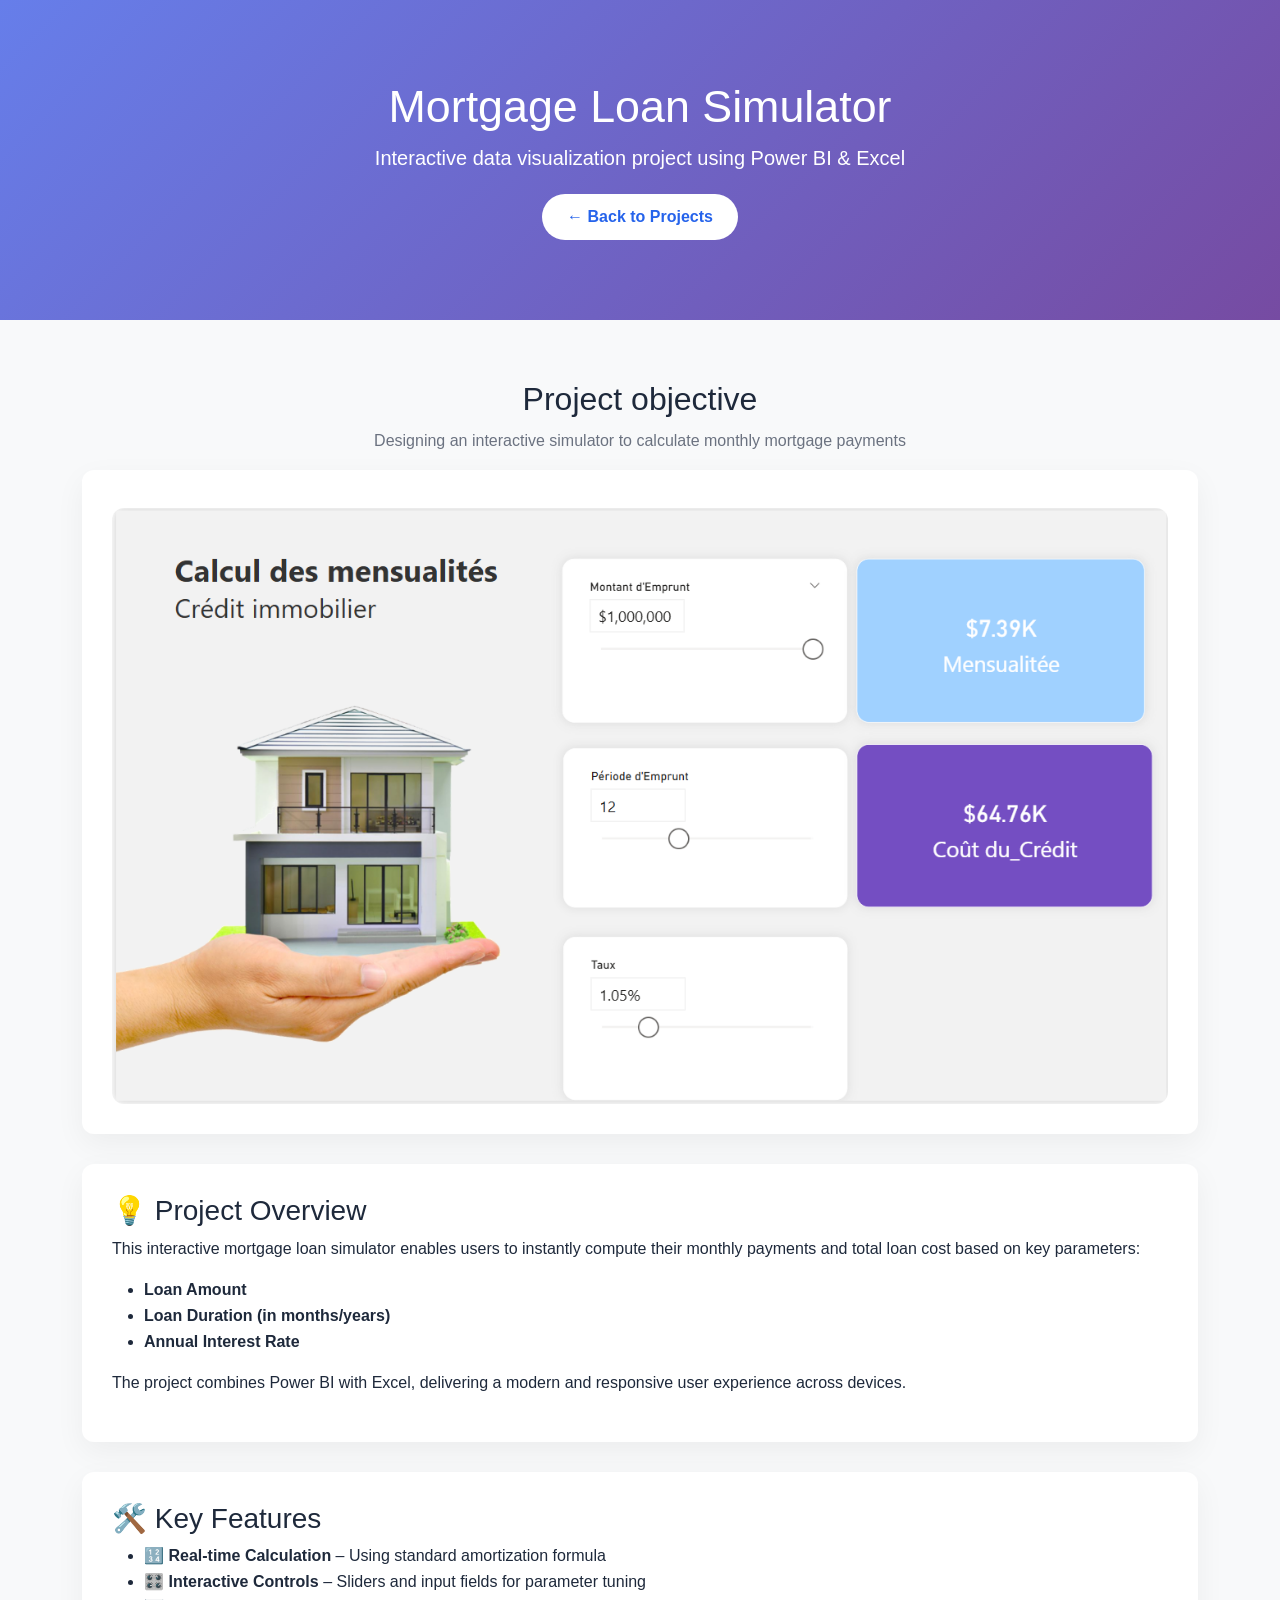
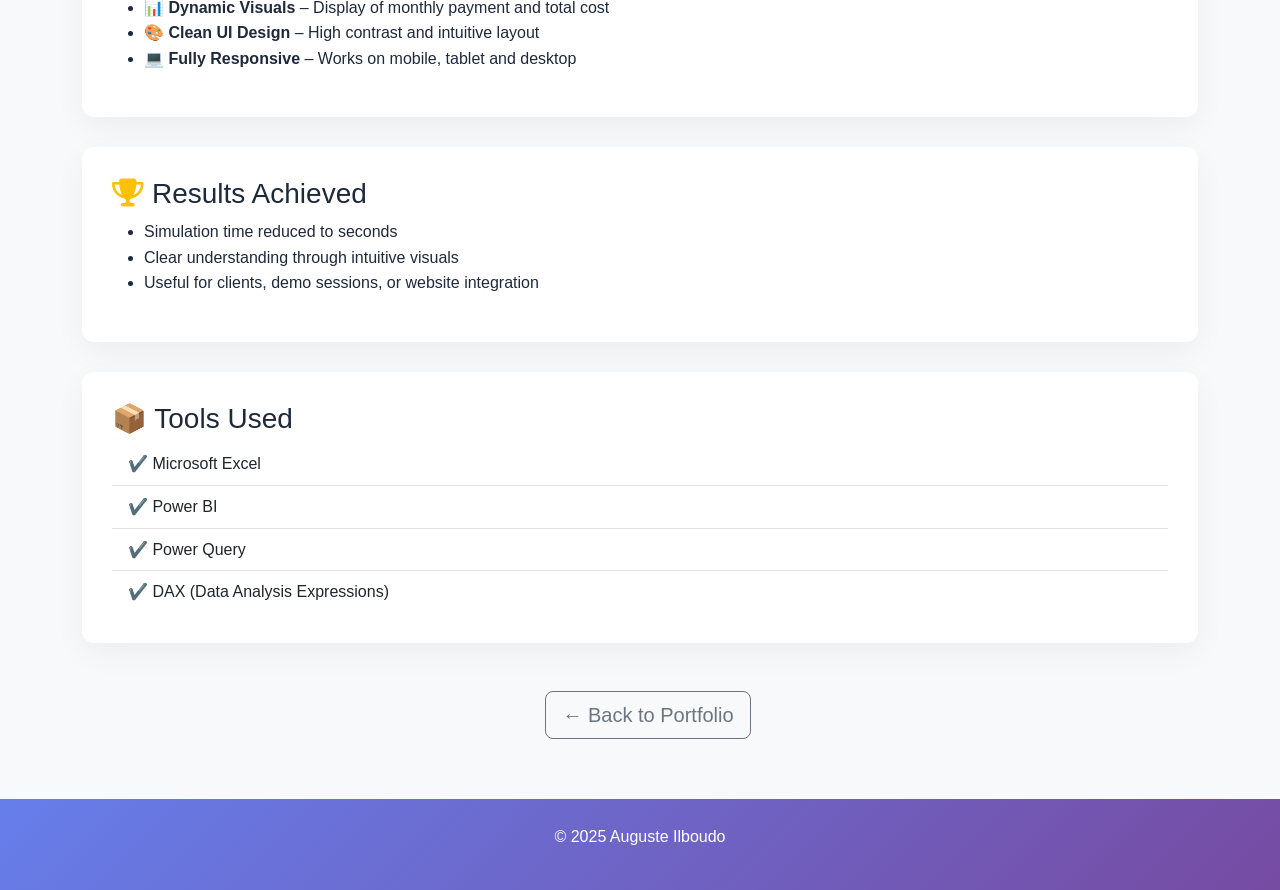
<file: simulateur.html>
<!DOCTYPE html>
<html lang="en">

<head>
  <meta charset="UTF-8">
  <meta name="viewport" content="width=device-width, initial-scale=1.0">
  <title>Project – Mortgage Loan Simulator</title>
  <link href="https://cdn.jsdelivr.net/npm/bootstrap@5.3.2/dist/css/bootstrap.min.css" rel="stylesheet">
  <link rel="stylesheet" href="https://cdnjs.cloudflare.com/ajax/libs/font-awesome/6.4.0/css/all.min.css">
  <style>
    body {
      font-family: 'Segoe UI', sans-serif;
      background-color: #f8f9fa;
      color: #1e293b;
      line-height: 1.6;
    }

    a {
      text-decoration: none;
    }

    .hero {
      background: linear-gradient(135deg, #667eea, #764ba2);
      color: white;
      padding: 80px 20px;
      text-align: center;
    }

    .hero h1 {
      font-size: 2.8rem;
    }

    .hero p {
      font-size: 1.25rem;
      margin-bottom: 20px;
    }

    .btn-primary-custom {
      background-color: white;
      color: #2563eb;
      border-radius: 50px;
      padding: 10px 24px;
      font-weight: bold;
      transition: all 0.3s ease;
    }

    .btn-primary-custom:hover {
      background-color: #f0f0f0;
    }

    .section {
      padding: 60px 20px;
    }

    .section-title h2 {
      font-size: 2rem;
      text-align: center;
      margin-bottom: 10px;
    }

    .section-title p {
      text-align: center;
      color: #6b7280;
    }

    .container {
      max-width: 1140px;
      margin: auto;
    }

    .card-custom {
      background: white;
      padding: 30px;
      border-radius: 12px;
      box-shadow: 0 10px 30px rgba(0, 0, 0, 0.05);
      margin-bottom: 30px;
    }

    .illustration-img {
      border-radius: 12px;
      width: 100%;
      height: auto;
      object-fit: cover;
    }

    footer {
      background: #1e293b;
      color: white;
      text-align: center;
      padding: 25px 10px;
    }
  </style>
</head>

<body>
  <header class="hero">
    <h1>Mortgage Loan Simulator</h1>
    <p>Interactive data visualization project using Power BI & Excel</p>
    <a href="index.html" class="btn btn-primary-custom">← Back to Projects</a>
  </header>

  <section class="section bg-light">
    <div class="container">
      <div class="section-title">
        <h2>Project objective</h2>
        <p>Designing an interactive simulator to calculate monthly mortgage payments</p>
      </div>

      <div class="card-custom">
        <img src="img/immo.png" alt="Mortgage Project Image" class="illustration-img mt-2">
      </div>

      <div class="card-custom">
        <h3>💡 Project Overview</h3>
        <p>This interactive mortgage loan simulator enables users to instantly compute their monthly payments and total loan cost based on key parameters:</p>
        <ul>
          <li><strong>Loan Amount</strong></li>
          <li><strong>Loan Duration (in months/years)</strong></li>
          <li><strong>Annual Interest Rate</strong></li>
        </ul>
        <p>The project combines Power BI with Excel, delivering a modern and responsive user experience across devices.</p>
      </div>

      <div class="card-custom">
        <h3>🛠️ Key Features</h3>
        <ul>
          <li><strong>🔢 Real-time Calculation</strong> – Using standard amortization formula</li>
          <li><strong>🎛️ Interactive Controls</strong> – Sliders and input fields for parameter tuning</li>
          <li><strong>📊 Dynamic Visuals</strong> – Display of monthly payment and total cost</li>
          <li><strong>🎨 Clean UI Design</strong> – High contrast and intuitive layout</li>
          <li><strong>💻 Fully Responsive</strong> – Works on mobile, tablet and desktop</li>
        </ul>
      </div>

      <div class="card-custom">
        <h3><i class="fas fa-trophy me-2 text-warning"></i>Results Achieved</h3>
        <ul>
          <li>Simulation time reduced to seconds</li>
          <li>Clear understanding through intuitive visuals</li>
          <li>Useful for clients, demo sessions, or website integration</li>
        </ul>
      </div>

      <div class="card-custom">
        <h3>📦 Tools Used</h3>
        <ul class="list-group list-group-flush">
          <li class="list-group-item">✔️ Microsoft Excel</li>
          <li class="list-group-item">✔️ Power BI</li>
          <li class="list-group-item">✔️ Power Query</li>
          <li class="list-group-item">✔️ DAX (Data Analysis Expressions)</li>
        </ul>
      </div>

      <div class="text-center mt-5">
        <a href="index.html" class="btn btn-outline-secondary btn-lg ms-3">← Back to Portfolio</a>
      </div>
    </div>
  </section>

  <footer style="background: linear-gradient(135deg, #667eea, #764ba2);">
    <p>&copy; 2025 Auguste Ilboudo</p>
  </footer>

  <script src="https://cdn.jsdelivr.net/npm/bootstrap@5.3.2/dist/js/bootstrap.bundle.min.js"></script>
</body>

</html>
</file>
<file: styles/main-style.css>
:root {
            --primary-color: #2563eb;
            --secondary-color: #1e40af;
            --accent-color: #3b82f6;
            --dark-color: #1e293b;
            --light-color: #f8fafc;
            --gradient: linear-gradient(135deg, #667eea 0%, #764ba2 100%);
            --card-shadow: 0 10px 25px rgba(0, 0, 0, 0.1);
        }

        * {
            margin: 0;
            padding: 0;
            box-sizing: border-box;
        }

        body {
            font-family: 'Inter', sans-serif;
            line-height: 1.6;
            color: var(--dark-color);
            overflow-x: hidden;
        }

        /* Hero Section */
        .hero {
            background: var(--gradient);
            color: white;
            min-height: 100vh;
            display: flex;
            align-items: center;
            position: relative;
            overflow: hidden;
        }

        .hero::before {
            content: '';
            position: absolute;
            top: 0;
            left: 0;
            right: 0;
            bottom: 0;
            background: url('data:image/svg+xml,<svg xmlns="http://www.w3.org/2000/svg" viewBox="0 0 1000 1000"><polygon fill="rgba(255,255,255,0.1)" points="0,1000 1000,0 1000,1000"/></svg>');
            z-index: 1;
        }

        .hero-content {
            position: relative;
            z-index: 2;
        }

        .hero h1 {
            font-size: 3.5rem;
            font-weight: 700;
            margin-bottom: 1rem;
            animation: fadeInUp 1s ease-out;
        }

        .hero .subtitle {
            font-size: 1.5rem;
            font-weight: 300;
            margin-bottom: 2rem;
            animation: fadeInUp 1s ease-out 0.2s both;
        }

        .hero .description {
            font-size: 1.1rem;
            margin-bottom: 2rem;
            opacity: 0.9;
            animation: fadeInUp 1s ease-out 0.4s both;
        }

        .cta-buttons {
            animation: fadeInUp 1s ease-out 0.6s both;
        }

        .btn-primary-custom {
            background: rgba(255, 255, 255, 0.2);
            border: 2px solid rgba(255, 255, 255, 0.3);
            color: white;
            padding: 12px 30px;
            border-radius: 50px;
            text-decoration: none;
            display: inline-block;
            margin-right: 15px;
            transition: all 0.3s ease;
            backdrop-filter: blur(10px);
        }

        .btn-primary-custom:hover {
            background: rgba(255, 255, 255, 0.3);
            transform: translateY(-2px);
            color: white;
        }

        /* Navigation */
        .navbar {
            background: rgba(255, 255, 255, 0.95) !important;
            backdrop-filter: blur(10px);
            box-shadow: 0 2px 20px rgba(0, 0, 0, 0.1);
            transition: all 0.3s ease;
        }

        .navbar-brand {
            font-weight: 700;
            color: var(--primary-color) !important;
        }

        .navbar-nav .nav-link {
            font-weight: 500;
            color: var(--dark-color) !important;
            margin: 0 10px;
            transition: color 0.3s ease;
        }

        .navbar-nav .nav-link:hover {
            color: var(--primary-color) !important;
        }

        /* Sections */
        .section {
            padding: 80px 0;
        }

        .section-title {
            text-align: center;
            margin-bottom: 60px;
        }

        .section-title h2 {
            font-size: 2.5rem;
            font-weight: 700;
            color: var(--dark-color);
            margin-bottom: 15px;
        }

        .section-title p {
            font-size: 1.1rem;
            color: #6b7280;
            max-width: 600px;
            margin: 0 auto;
        }

        /* Cards */
        .card-custom {
            background: white;
            border-radius: 15px;
            box-shadow: var(--card-shadow);
            border: none;
            transition: all 0.3s ease;
            height: 100%;
        }

        .card-custom:hover {
            transform: translateY(-10px);
            box-shadow: 0 20px 40px rgba(0, 0, 0, 0.15);
        }

        /*Code pour les experiences professionnelles*/
        .timeline {
            position: relative;
            margin-left: 20px;
            margin-right: 20px;
            padding-left: 30px;
            border-left: 3px solid #d1d5db;
        }

        .timeline-item {
            position: relative;
            margin-bottom: 50px;
        }

        .timeline-icon {
            position: absolute;
            left: -45px;
            top: 5px;
            width: 40px;
            height: 40px;
            border-radius: 50%;
            text-align: center;
            line-height: 40px;
            font-size: 16px;
            box-shadow: 0 4px 10px rgba(0, 0, 0, 0.1);
        }

        .timeline-content {
            padding: 25px;
            border-radius: 12px;
            background-color: #ffffff;
            box-shadow: 0 8px 20px rgba(0, 0, 0, 0.04);
        }


        /*Education*/
        #Education .card-custom {
            background: #ffffff;
            border-radius: 16px;
            box-shadow: 0 6px 20px rgba(0, 0, 0, 0.04);
            transition: transform 0.3s ease;
        }

        .card-custom:hover {
            transform: translateY(-5px);
        }



        /* Skills */
        .skill-item {
            text-align: center;
            padding: 30px 20px;
        }

        .skill-icon {
            width: 80px;
            height: 80px;
            background: var(--gradient);
            border-radius: 50%;
            display: flex;
            align-items: center;
            justify-content: center;
            margin: 0 auto 20px;
            font-size: 2rem;
            color: white;
        }

        .skill-icons {
            width: 80px;
            height: 80px;
            background: var(--gradient);
            border-radius: 50%;
            display: flex;
            align-items: center;
            justify-content: center;
            font-size: 2rem;
            color: white;
        }

        /* Services */
        .service-card {
            padding: 40px 30px;
            text-align: center;
        }

        .service-icon {
            width: 100px;
            height: 100px;
            background: linear-gradient(135deg, var(--primary-color), var(--accent-color));
            border-radius: 20px;
            display: flex;
            align-items: center;
            justify-content: center;
            margin: 0 auto 25px;
            font-size: 2.5rem;
            color: white;
        }

        /* Projects */
        .project-card {
            overflow: hidden;
        }

        .project-image {
            height: 250px;
            background: var(--gradient);
            display: flex;
            align-items: center;
            justify-content: center;
            color: white;
            font-size: 3rem;
        }

        .project-content {
            padding: 30px;
        }

        .project-tags {
            margin-top: 15px;
        }

        .tag {
            display: inline-block;
            background: var(--light-color);
            color: var(--primary-color);
            padding: 5px 12px;
            border-radius: 20px;
            font-size: 0.85rem;
            margin-right: 8px;
            margin-bottom: 8px;
        }


        /* Projects 2 Section */
        .projects {
            background: white;
        }

        .project-card {
            background: white;
            border-radius: 20px;
            overflow: hidden;
            transition: all 0.3s ease;
            box-shadow: 0 10px 30px rgba(0, 0, 0, 0.1);
            height: 100%;
        }

        .project-card:hover {
            transform: translateY(-10px);
            box-shadow: 0 20px 50px rgba(0, 0, 0, 0.15);
        }

        .project-img {
            height: 250px;
            background: var(--gradient);
            position: relative;
            overflow: hidden;
        }

        .project-overlay {
            position: absolute;
            top: 0;
            left: 0;
            right: 0;
            bottom: 0;
            background: rgba(102, 126, 234, 0.9);
            display: flex;
            align-items: center;
            justify-content: center;
            opacity: 0;
            transition: all 0.3s ease;
        }

        .project-card:hover .project-overlay {
            opacity: 1;
        }

        .project-icon {
            color: white;
            font-size: 3rem;
        }

        .project-content {
            padding: 30px;
        }


        /* Contact */
        .contact-info {
            background: var(--gradient);
            color: white;
            padding: 50px;
            border-radius: 20px;
            text-align: center;
        }

        .contact-item {
            display: flex;
            align-items: center;
            justify-content: center;
            margin-bottom: 20px;
        }

        .contact-item i {
            font-size: 1.5rem;
            margin-right: 15px;
            width: 30px;
        }

        /* Animations */
        @keyframes fadeInUp {
            from {
                opacity: 0;
                transform: translateY(30px);
            }

            to {
                opacity: 1;
                transform: translateY(0);
            }
        }

        .fade-in {
            opacity: 0;
            transform: translateY(30px);
            transition: all 0.8s ease;
        }

        .fade-in.visible {
            opacity: 1;
            transform: translateY(0);
        }

        /* Responsive */
        @media (max-width: 768px) {
            .hero h1 {
                font-size: 2.5rem;
            }

            .hero .subtitle {
                font-size: 1.2rem;
            }

            .section {
                padding: 60px 0;
            }
        }

        /* Footer */
        footer {
            background: var(--dark-color);
            color: white;
            text-align: center;
            padding: 40px 0;
        }
</file>
<file: banniere-style.css>
.hero-accueil {
    background: url("img/background.jpg") center center/cover no-repeat;
    height: 50vh;
    position: relative;
    display: flex;
    align-items: center;
    justify-content: center;
    color: white;
}

.hero-accueil .overlay {
    background-color: rgba(0, 0, 0, 0.5); /* fonce un peu l'image */
    position: absolute;
    top: 0;
    left: 0;
    width: 100%;
    height: 100%;
}

.hero-content {
    position: relative;
    z-index: 2;
    text-align: center;
    padding: 0 20px;
}

.hero-content h1 {
    font-size: 3rem;
    font-weight: 700;
    margin-bottom: 1rem;
}

.hero-content .subtitle {
    font-size: 1.3rem;
    font-weight: 400;
    margin-bottom: 2rem;
}

.btn-primary-custom {
    background: white;
    color: #2563eb;
    font-weight: bold;
    padding: 12px 28px;
    border-radius: 50px;
    text-decoration: none;
    transition: all 0.3s ease;
}

.btn-primary-custom:hover {
    background: #f0f0f0;
    color: #1e40af;
}
</file>
